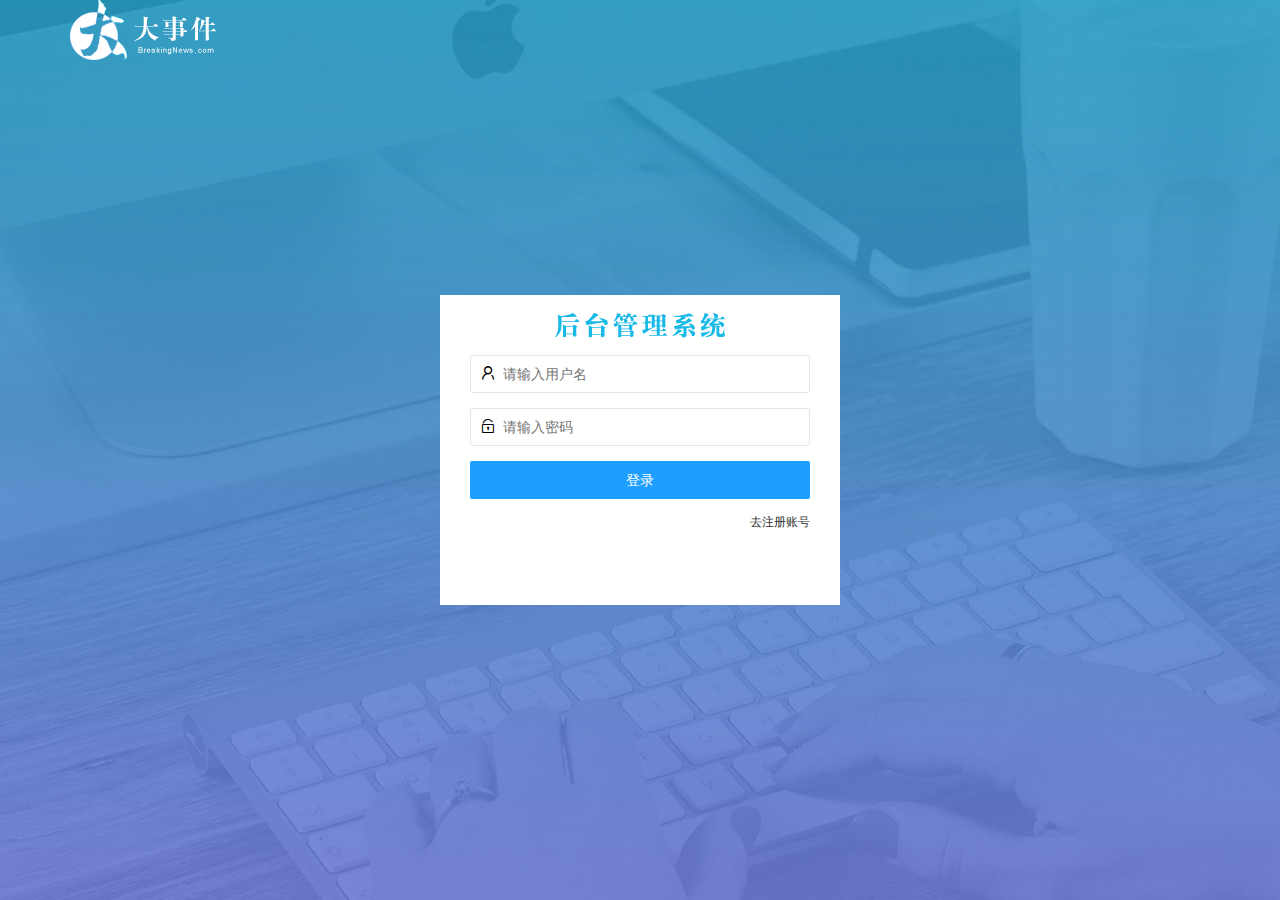
<file: login.html>
<!DOCTYPE html>
<html lang="en">

<head>
    <meta charset="UTF-8" />
    <meta http-equiv="X-UA-Compatible" content="IE=edge" />
    <meta name="viewport" content="width=device-width, initial-scale=1.0" />
    <title>大事件-登录</title>
    <!-- 导入 LayUI 样式 -->
    <link rel="stylesheet" href="/assets/lib/layui/css/layui.css" />
    <!-- 导入自定义样式 -->
    <link rel="stylesheet" href="/assets/css/login.css" />
</head>

<body>
    <!-- 头部 logo 区域 -->
    <div class="layui-main">
        <img src="/assets/images/logo.png" alt="" />
    </div>

    <!-- 登录注册区域 -->
    <div class="loginAndRegBox">
        <!-- 登录标题 -->
        <div class="title-box"></div>
        <!-- 登录 -->
        <div class="login-box">
            <form class="layui-form" id="form_login">

                <!-- 用户名 -->
                <div class="layui-form-item">
                    <i class="layui-icon layui-icon-username"></i>
                    <input type="text" name="username" required lay-verify="required" placeholder="请输入用户名"
                        autocomplete="off" class="layui-input" />
                </div>

                <!-- 密码 -->
                <div class="layui-form-item">
                    <i class="layui-icon layui-icon-password"></i>
                    <input type="password" name="password" required lay-verify="required" placeholder="请输入密码"
                        autocomplete="off" class="layui-input" />
                </div>

                <!-- 登录按钮 -->
                <div class="layui-form-item">
                    <!-- 注意：表单提交按钮和普通按钮的区别，就是 lay-submit 属性 -->
                    <button class="layui-btn layui-btn-normal layui-btn-fluid" lay-submit>
                        登录
                    </button>
                </div>
                <div class="layui-form-item link">
                    <a href="javascript:;" id="link_reg">去注册账号</a>
                </div>
            </form>
        </div>
        <!-- 注册 -->
        <div class="reg-box">
            <form class="layui-form" id="form_reg">
                <!-- 用户名 -->
                <div class="layui-form-item">
                    <i class="layui-icon layui-icon-username"></i>
                    <input type="text" name="username" required lay-verify="required" placeholder="请输入用户名"
                        autocomplete="off" class="layui-input" />
                </div>

                <!-- 密码 -->
                <div class="layui-form-item">
                    <i class="layui-icon layui-icon-password"></i>
                    <input type="password" name="password" required lay-verify="required|pwd" placeholder="请输入密码"
                        autocomplete="off" class="layui-input" />
                </div>

                <!-- 确认密码 -->
                <div class="layui-form-item">
                    <i class="layui-icon layui-icon-password"></i>
                    <input type="password" name="repassword" required lay-verify="required|pwd|repwd" placeholder="再次确认密码"
                        autocomplete="off" class="layui-input" />
                </div>

                <!-- 注册按钮 -->
                <div class="layui-form-item">
                    <!-- 注意：表单提交按钮和普通按钮的区别，就是 lay-submit 属性 -->
                    <button class="layui-btn layui-btn-normal layui-btn-fluid" lay-submit>
                        注册
                    </button>
                </div>
                <div class="layui-form-item link">
                    <a href="javascript:;" id="link_login">去登录</a>
                </div>
            </form>
        </div>
    </div>
</body>
<!-- 引入 layui js -->
<script src="/assets/lib/layui/layui.all.js"></script>
<!-- 引入 jquery -->
<script src="/assets/lib/jquery.js"></script>
<script src="/assets/js/baseAPI.js"></script>
<!-- 引入自己得js -->
<script src="/assets/js/login.js"></script>

</html>
</file>
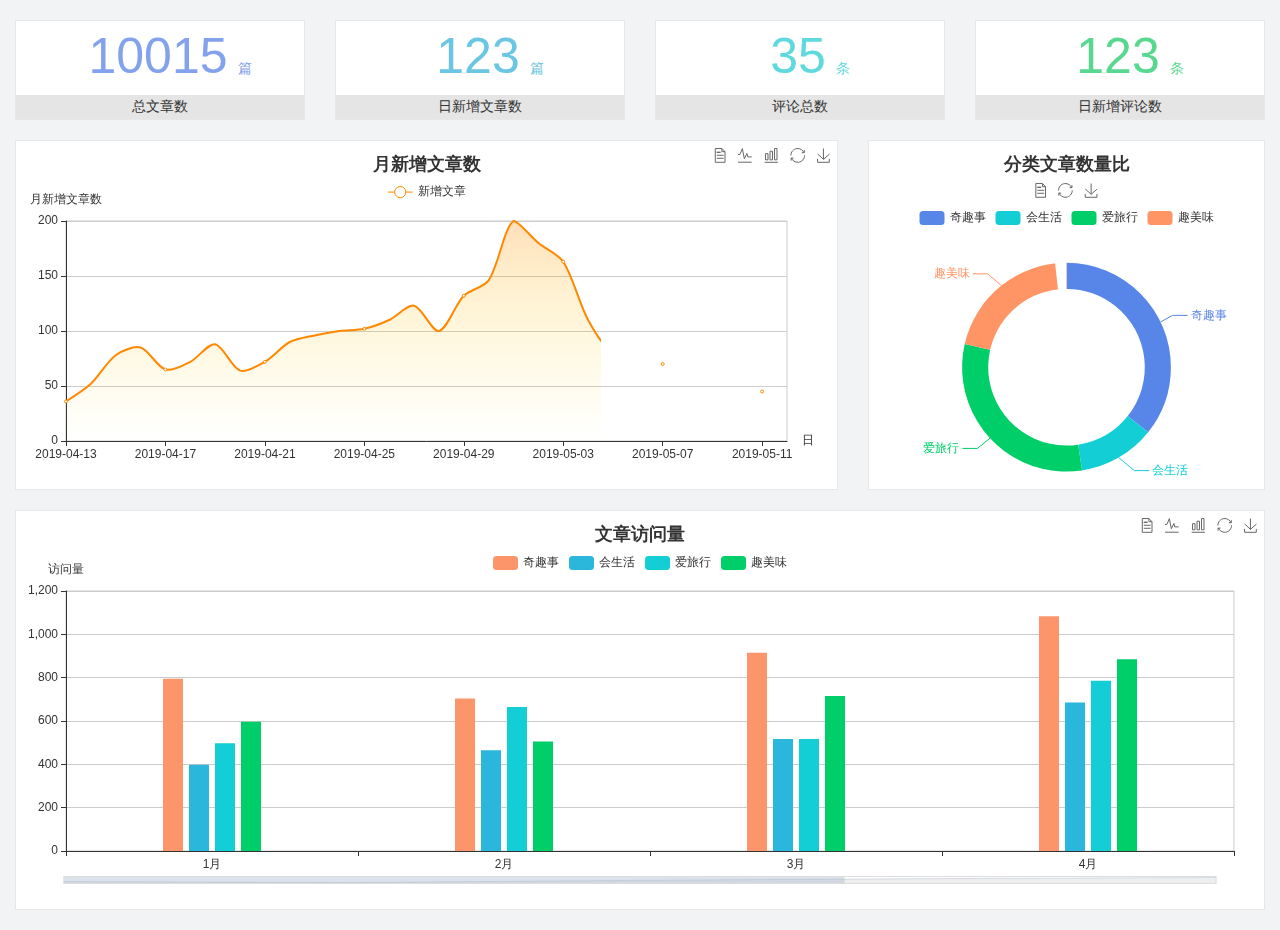
<file: home/dashboard.html>
<!DOCTYPE html>
<html lang="en">

<head>
  <meta charset="UTF-8">
  <meta name="viewport" content="width=device-width, initial-scale=1.0">
  <meta http-equiv="X-UA-Compatible" content="ie=edge">
  <title>图表统计</title>
  <link rel="stylesheet" href="../../assets/lib/bootstrap.css" />
  <link rel="stylesheet" href="../../assets/lib/main.css" />
  <script src="../../assets/lib/jquery.js"></script>
  <script type="text/javascript" src="../../assets/lib/echarts.min.js"></script>
</head>

<body>
  <div class="container-fluid">
    <div class="row spannel_list">
      <div class="col-sm-3 col-xs-6">
        <div class="spannel">
          <em>10015</em><span>篇</span>
          <b>总文章数</b>
        </div>
      </div>
      <div class="col-sm-3 col-xs-6">
        <div class="spannel scolor01">
          <em>123</em><span>篇</span>
          <b>日新增文章数</b>
        </div>
      </div>
      <div class="col-sm-3 col-xs-6">
        <div class="spannel scolor02">
          <em>35</em><span>条</span>
          <b>评论总数</b>
        </div>
      </div>
      <div class="col-sm-3 col-xs-6">
        <div class="spannel scolor03">
          <em>123</em><span>条</span>
          <b>日新增评论数</b>
        </div>
      </div>
    </div>
  </div>

  <div class="container-fluid">
    <div class="row curve-pie">
      <div class="col-lg-8 col-md-8">
        <div class="gragh_pannel" id="curve_show"></div>
      </div>
      <div class="col-lg-4 col-md-4">
        <div class="gragh_pannel" id="pie_show"></div>
      </div>
    </div>
  </div>

  <div class="container-fluid">
    <div class="column_pannel" id="column_show"></div>
  </div>

  <script>
    var oChart = echarts.init(document.getElementById('curve_show'));
    var aList_all = [
      { 'count': 36, 'date': '2019-04-13' },
      { 'count': 52, 'date': '2019-04-14' },
      { 'count': 78, 'date': '2019-04-15' },
      { 'count': 85, 'date': '2019-04-16' },
      { 'count': 65, 'date': '2019-04-17' },
      { 'count': 72, 'date': '2019-04-18' },
      { 'count': 88, 'date': '2019-04-19' },
      { 'count': 64, 'date': '2019-04-20' },
      { 'count': 72, 'date': '2019-04-21' },
      { 'count': 90, 'date': '2019-04-22' },
      { 'count': 96, 'date': '2019-04-23' },
      { 'count': 100, 'date': '2019-04-24' },
      { 'count': 102, 'date': '2019-04-25' },
      { 'count': 110, 'date': '2019-04-26' },
      { 'count': 123, 'date': '2019-04-27' },
      { 'count': 100, 'date': '2019-04-28' },
      { 'count': 132, 'date': '2019-04-29' },
      { 'count': 146, 'date': '2019-04-30' },
      { 'count': 200, 'date': '2019-05-01' },
      { 'count': 180, 'date': '2019-05-02' },
      { 'count': 163, 'date': '2019-05-03' },
      { 'count': 110, 'date': '2019-05-04' },
      { 'count': 80, 'date': '2019-05-05' },
      { 'count': 82, 'date': '2019-05-06' },
      { 'count': 70, 'date': '2019-05-07' },
      { 'count': 65, 'date': '2019-05-08' },
      { 'count': 54, 'date': '2019-05-09' },
      { 'count': 40, 'date': '2019-05-10' },
      { 'count': 45, 'date': '2019-05-11' },
      { 'count': 38, 'date': '2019-05-12' },
    ];

    let aCount = [];
    let aDate = [];

    for (var i = 0; i < aList_all.length; i++) {
      aCount.push(aList_all[i].count);
      aDate.push(aList_all[i].date);
    }

    var chartopt = {
      title: {
        text: '月新增文章数',
        left: 'center',
        top: '10'
      },
      tooltip: {
        trigger: 'axis'
      },
      legend: {
        data: ['新增文章'],
        top: '40'
      },
      toolbox: {
        show: true,
        feature: {
          mark: { show: true },
          dataView: { show: true, readOnly: false },
          magicType: { show: true, type: ['line', 'bar'] },
          restore: { show: true },
          saveAsImage: { show: true }
        }
      },
      calculable: true,
      xAxis: [
        {
          name: '日',
          type: 'category',
          boundaryGap: false,
          data: aDate
        }
      ],
      yAxis: [
        {
          name: '月新增文章数',
          type: 'value'
        }
      ],
      series: [
        {
          name: '新增文章',
          type: 'line',
          smooth: true,
          itemStyle: { normal: { areaStyle: { type: 'default' }, color: '#f80' }, lineStyle: { color: '#f80' } },
          data: aCount
        }],
      areaStyle: {
        normal: {
          color: new echarts.graphic.LinearGradient(0, 0, 0, 1, [{
            offset: 0,
            color: 'rgba(255,136,0,0.39)'
          }, {
            offset: .34,
            color: 'rgba(255,180,0,0.25)'
          }, {
            offset: 1,
            color: 'rgba(255,222,0,0.00)'
          }])

        }
      },
      grid: {
        show: true,
        x: 50,
        x2: 50,
        y: 80,
        height: 220
      }
    };

    oChart.setOption(chartopt);


    var oPie = echarts.init(document.getElementById('pie_show'));
    var oPieopt =
    {
      title: {
        top: 10,
        text: '分类文章数量比',
        x: 'center'
      },
      tooltip: {
        trigger: 'item',
        formatter: "{a} <br/>{b} : {c} ({d}%)"
      },
      color: ['#5885e8', '#13cfd5', '#00ce68', '#ff9565'],
      legend: {
        x: 'center',
        top: 65,
        data: ['奇趣事', '会生活', '爱旅行', '趣美味']
      },
      toolbox: {
        show: true,
        x: 'center',
        top: 35,
        feature: {
          mark: { show: true },
          dataView: { show: true, readOnly: false },
          magicType: {
            show: true,
            type: ['pie', 'funnel'],
            option: {
              funnel: {
                x: '25%',
                width: '50%',
                funnelAlign: 'left',
                max: 1548
              }
            }
          },
          restore: { show: true },
          saveAsImage: { show: true }
        }
      },
      calculable: true,
      series: [
        {
          name: '访问来源',
          type: 'pie',
          radius: ['45%', '60%'],
          center: ['50%', '65%'],
          data: [
            { value: 300, name: '奇趣事' },
            { value: 100, name: '会生活' },
            { value: 260, name: '爱旅行' },
            { value: 180, name: '趣美味' }
          ]
        }
      ]
    };
    oPie.setOption(oPieopt);



    var oColumn = this.echarts.init(document.getElementById('column_show'));
    var oColumnopt =
    {
      title: {
        text: '文章访问量',
        left: 'center',
        top: '10'
      },
      tooltip: {
        trigger: 'axis'
      },
      legend: {
        data: ['奇趣事', '会生活', '爱旅行', '趣美味'],
        top: '40'
      },
      toolbox: {
        show: true,
        feature: {
          mark: { show: true },
          dataView: { show: true, readOnly: false },
          magicType: { show: true, type: ['line', 'bar'] },
          restore: { show: true },
          saveAsImage: { show: true }
        }
      },
      calculable: true,
      xAxis: [
        {
          type: 'category',
          data: ['1月', '2月', '3月', '4月', '5月']
        }
      ],
      yAxis: [
        {
          name: '访问量',
          type: 'value'
        }
      ],
      series: [
        {
          name: '奇趣事',
          type: 'bar',
          barWidth: 20,
          itemStyle: {
            normal: { areaStyle: { type: 'default' }, color: '#fd956a' }
          },
          data: [800, 708, 920, 1090, 1200]
        },
        {
          name: '会生活',
          type: 'bar',
          barWidth: 20,
          itemStyle: {
            normal: { areaStyle: { type: 'default' }, color: '#2bb6db' }
          },
          data: [400, 468, 520, 690, 800]
        },
        {
          name: '爱旅行',
          type: 'bar',
          barWidth: 20,
          itemStyle: {
            normal: { areaStyle: { type: 'default' }, color: '#13cfd5' }
          },
          data: [500, 668, 520, 790, 900]
        },
        {
          name: '趣美味',
          type: 'bar',
          barWidth: 20,
          itemStyle: {
            normal: { areaStyle: { type: 'default' }, color: '#00ce68' }
          },
          data: [600, 508, 720, 890, 1000]
        }
      ],
      grid: {
        show: true,
        x: 50,
        x2: 30,
        y: 80,
        height: 260
      },
      dataZoom: [//给x轴设置滚动条
        {
          start: 0,//默认为0
          end: 100 - 1000 / 31,//默认为100
          type: 'slider',
          show: true,
          xAxisIndex: [0],
          handleSize: 0,//滑动条的 左右2个滑动条的大小
          height: 8,//组件高度
          left: 45, //左边的距离
          right: 50,//右边的距离
          bottom: 26,//右边的距离
          handleColor: '#ddd',//h滑动图标的颜色
          handleStyle: {
            borderColor: "#cacaca",
            borderWidth: "1",
            shadowBlur: 2,
            background: "#ddd",
            shadowColor: "#ddd",
          }
        }]
    };
    oColumn.setOption(oColumnopt);
  </script>
</body>

</html>
</file>
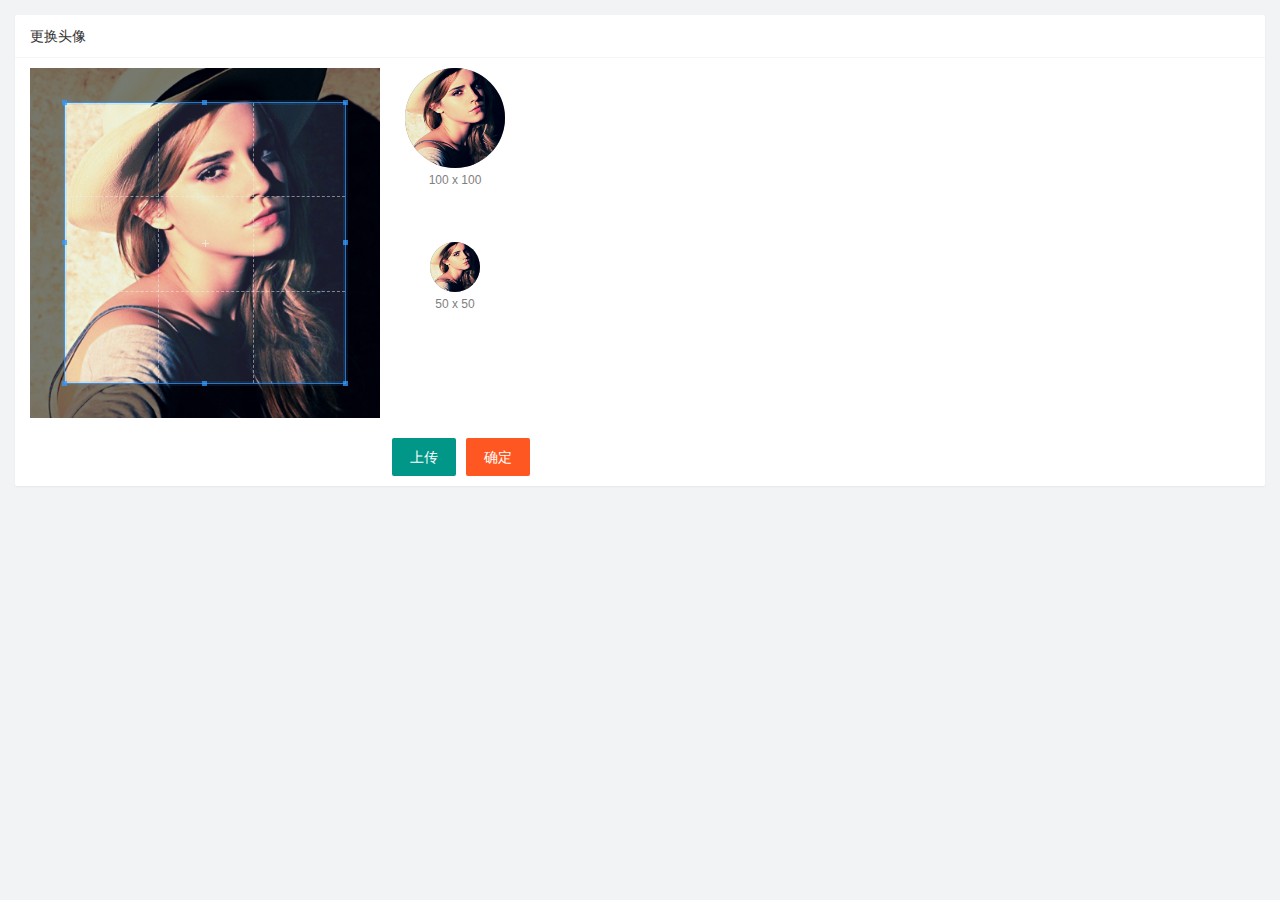
<file: user/user_avatar.html>
<!DOCTYPE html>
<html lang="en">

<head>
    <meta charset="UTF-8" />
    <meta http-equiv="X-UA-Compatible" content="IE=edge" />
    <meta name="viewport" content="width=device-width, initial-scale=1.0" />
    <title>Document</title>
    <link rel="stylesheet" href="/assets/lib/layui/css/layui.css" />
    <link rel="stylesheet" href="/assets/lib/cropper/cropper.css" />
    <link rel="stylesheet" href="/assets/css/user/user_avatar.css" />
</head>

<body>
    <div class="layui-card">
        <div class="layui-card-header">更换头像</div>
        <div class="layui-card-body">
            <!-- 第一行的图片裁剪和预览区域 -->
            <div class="row1">
                <!-- 图片裁剪区域 -->
                <div class="cropper-box">
                    <!-- 这个 img 标签很重要，将来会把它初始化为裁剪区域 -->
                    <img id="image" src="/assets/images/sample.jpg" />
                </div>
                <!-- 图片的预览区域 -->
                <div class="preview-box">
                    <div>
                        <!-- 宽高为 100px 的预览区域 -->
                        <div class="img-preview w100"></div>
                        <p class="size">100 x 100</p>
                    </div>
                    <div>
                        <!-- 宽高为 50px 的预览区域 -->
                        <div class="img-preview w50"></div>
                        <p class="size">50 x 50</p>
                    </div>
                </div>
            </div>
            <!-- 第二行的按钮区域 -->
            <div class="row2">
                <input type="file" id="file" accept="image/png,image/jpeg" />
                <button type="button" class="layui-btn" id="btnChooseImage">上传</button>
                <button type="button" class="layui-btn layui-btn-danger" id="btnUpload">确定</button>
            </div>
        </div>
    </div>
</body>
<script src="/assets/lib/layui/layui.all.js"></script>
<script src="/assets/lib/jquery.js"></script>
<script src="/assets/lib/cropper/Cropper.js"></script>
<script src="/assets/lib/cropper/jquery-cropper.js"></script>
<script src="/assets/js/baseAPI.js"></script>
<script src="/assets/js/user/user_avatar.js"></script>

</html>
</file>
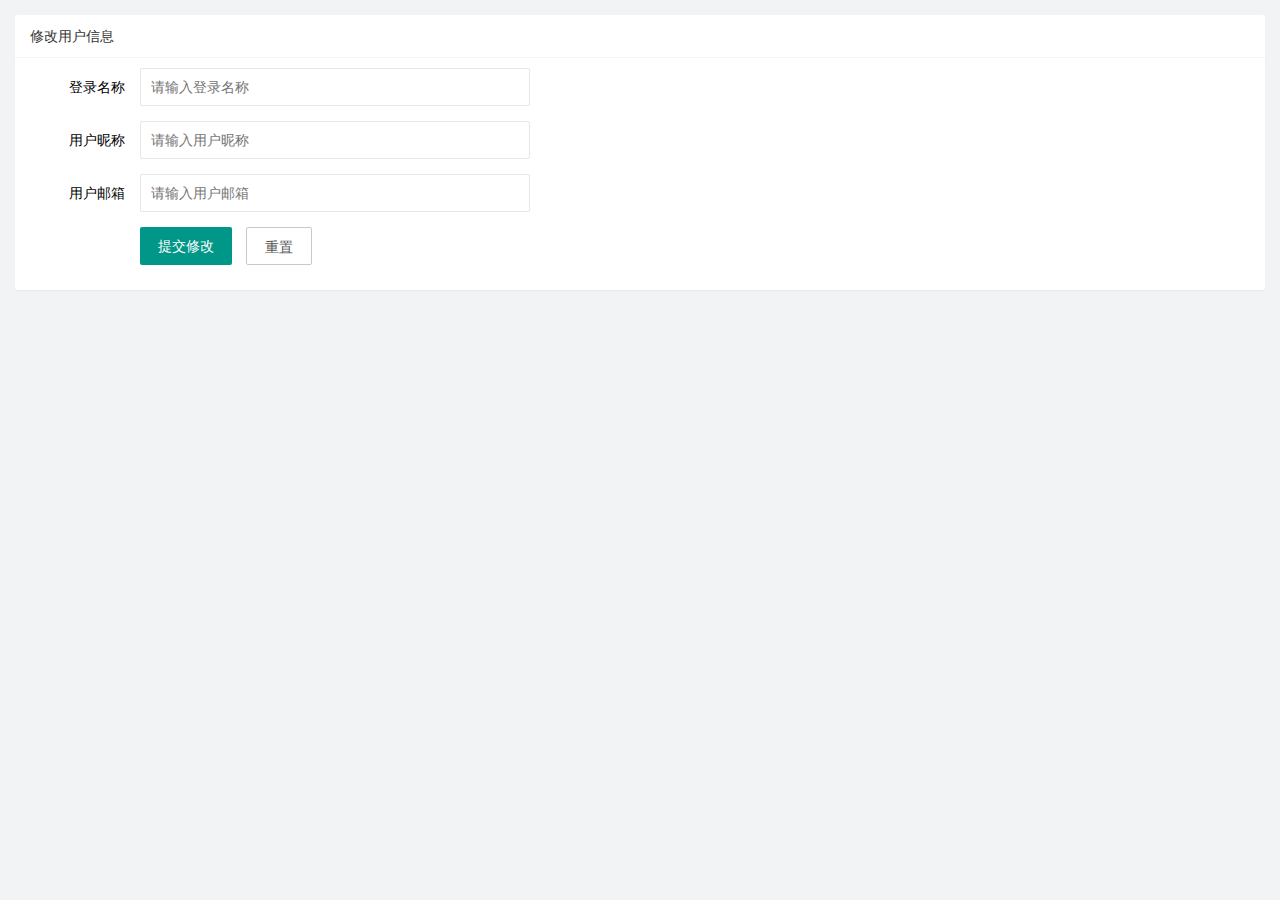
<file: user/user_info.html>
<!DOCTYPE html>
<html lang="en">

<head>
    <meta charset="UTF-8" />
    <meta http-equiv="X-UA-Compatible" content="IE=edge" />
    <meta name="viewport" content="width=device-width, initial-scale=1.0" />
    <title>Document</title>
    <link rel="stylesheet" href="/assets/lib/layui/css/layui.css">
    <link rel="stylesheet" href="/assets/css/user/user_info.css" />
</head>

<body>
    <div class="layui-card">
        <div class="layui-card-header">修改用户信息</div>
        <div class="layui-card-body">
            <!-- form 表单 -->
            <form class="layui-form" lay-filter="formUserInfo">
                <!-- 隐藏域 -->
                <input type="hidden" name="id">
                <div class="layui-form-item">
                    <label class="layui-form-label">登录名称</label>
                    <div class="layui-input-block">
                        <input type="text" name="username" required readonly lay-verify="required" placeholder="请输入登录名称"
                            autocomplete="off" class="layui-input" />
                    </div>
                </div>
                <div class="layui-form-item">
                    <label class="layui-form-label">用户昵称</label>
                    <div class="layui-input-block">
                        <input type="text" name="nickname" required lay-verify="required|nickname" placeholder="请输入用户昵称"
                            autocomplete="off" class="layui-input" />
                    </div>
                </div>
                <div class="layui-form-item">
                    <label class="layui-form-label">用户邮箱</label>
                    <div class="layui-input-block">
                        <input type="text" name="email" required lay-verify="required|email" placeholder="请输入用户邮箱"
                            autocomplete="off" class="layui-input" />
                    </div>
                </div>
                <div class="layui-form-item">
                    <div class="layui-input-block">
                        <button class="layui-btn" lay-submit lay-filter="formDemo">提交修改</button>
                        <button type="reset" class="layui-btn layui-btn-primary" id="btnReset">重置</button>
                    </div>
                </div>
            </form>
        </div>
    </div>
</body>
<script src="/assets/lib/layui/layui.all.js"></script>
<script src="/assets/lib/jquery.js"></script>
<script src="/assets/js/baseAPI.js"></script>
<script src="/assets/js/user/user_info.js"></script>

</html>
</file>
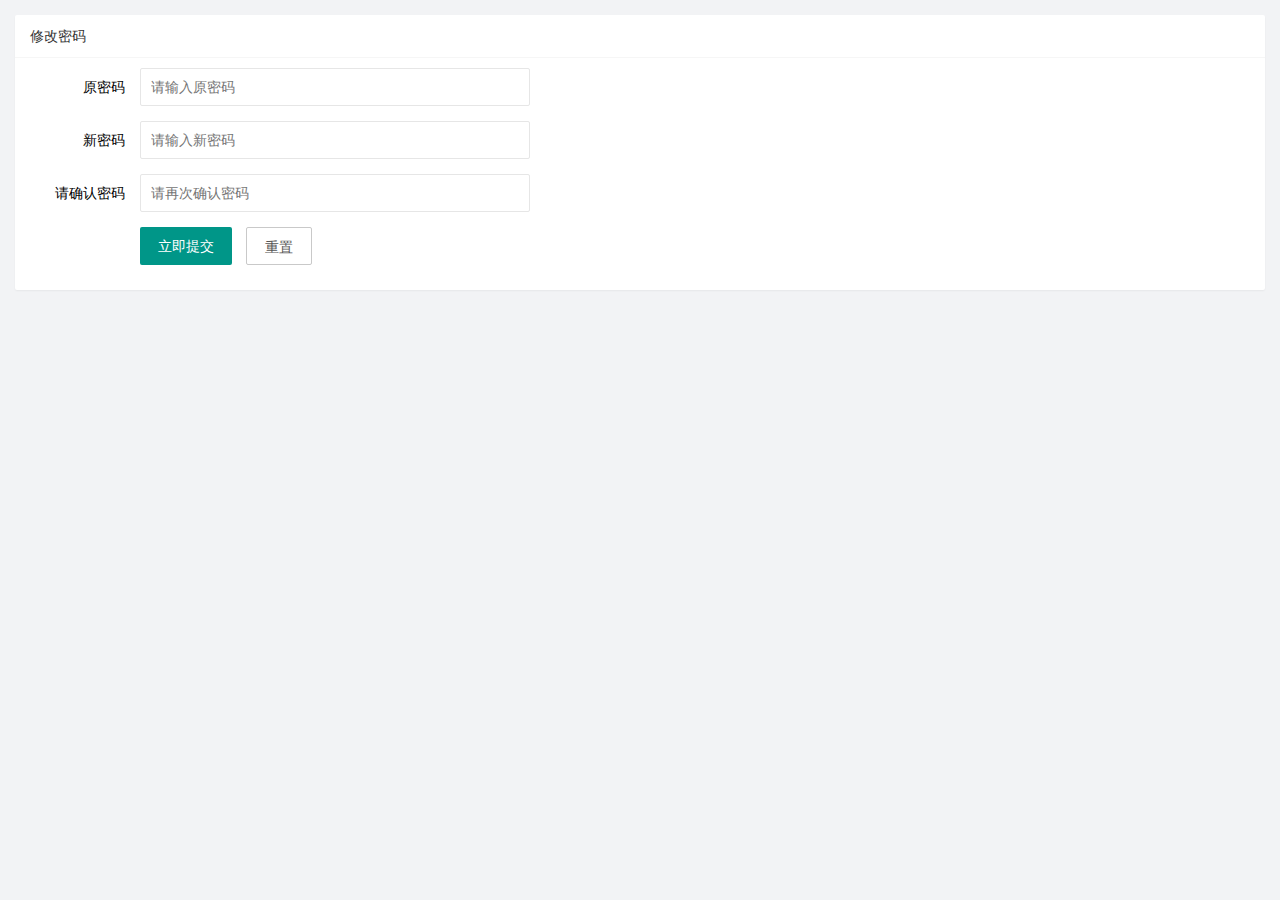
<file: user/user_pwd.html>
<!DOCTYPE html>
<html lang="en">

<head>
    <meta charset="UTF-8" />
    <meta http-equiv="X-UA-Compatible" content="IE=edge" />
    <meta name="viewport" content="width=device-width, initial-scale=1.0" />
    <title>Document</title>
    <link rel="stylesheet" href="/assets/lib/layui/css/layui.css" />
    <link rel="stylesheet" href="/assets/css/user/user_pwd.css" />
</head>

<body>
    <div class="layui-card">
        <div class="layui-card-header">修改密码</div>
        <div class="layui-card-body">
            <form class="layui-form" action="">
                <div class="layui-form-item">
                    <label class="layui-form-label">原密码</label>
                    <div class="layui-input-block">
                        <input type="password" name="oldPwd" required lay-verify="required|pwd" placeholder="请输入原密码"
                            autocomplete="off" class="layui-input" />
                    </div>
                </div>
                <div class="layui-form-item">
                    <label class="layui-form-label">新密码</label>
                    <div class="layui-input-block">
                        <input type="password" name="newPwd" required lay-verify="required|pwd|samePwd" placeholder="请输入新密码"
                            autocomplete="off" class="layui-input" />
                    </div>
                </div>
                <div class="layui-form-item">
                    <label class="layui-form-label">请确认密码</label>
                    <div class="layui-input-block">
                        <input type="password" name="rePwd" required lay-verify="required|pwd|rePwd" placeholder="请再次确认密码"
                            autocomplete="off" class="layui-input" />
                    </div>
                </div>
                <div class="layui-form-item">
                    <div class="layui-input-block">
                        <button class="layui-btn" lay-submit lay-filter="formDemo">
                            立即提交
                        </button>
                        <button type="reset" class="layui-btn layui-btn-primary">
                            重置
                        </button>
                    </div>
                </div>
            </form>
        </div>
    </div>
</body>
<!-- 导入 layui 的 js -->
<script src="/assets/lib/layui/layui.all.js"></script>
<!-- 导入 jQuery -->
<script src="/assets/lib/jquery.js"></script>
<!-- 导入 baseAPI -->
<script src="/assets/js/baseAPI.js"></script>
<!-- 导入自己的 js -->
<script src="/assets/js/user/user_pwd.js"></script>

</html>
</file>
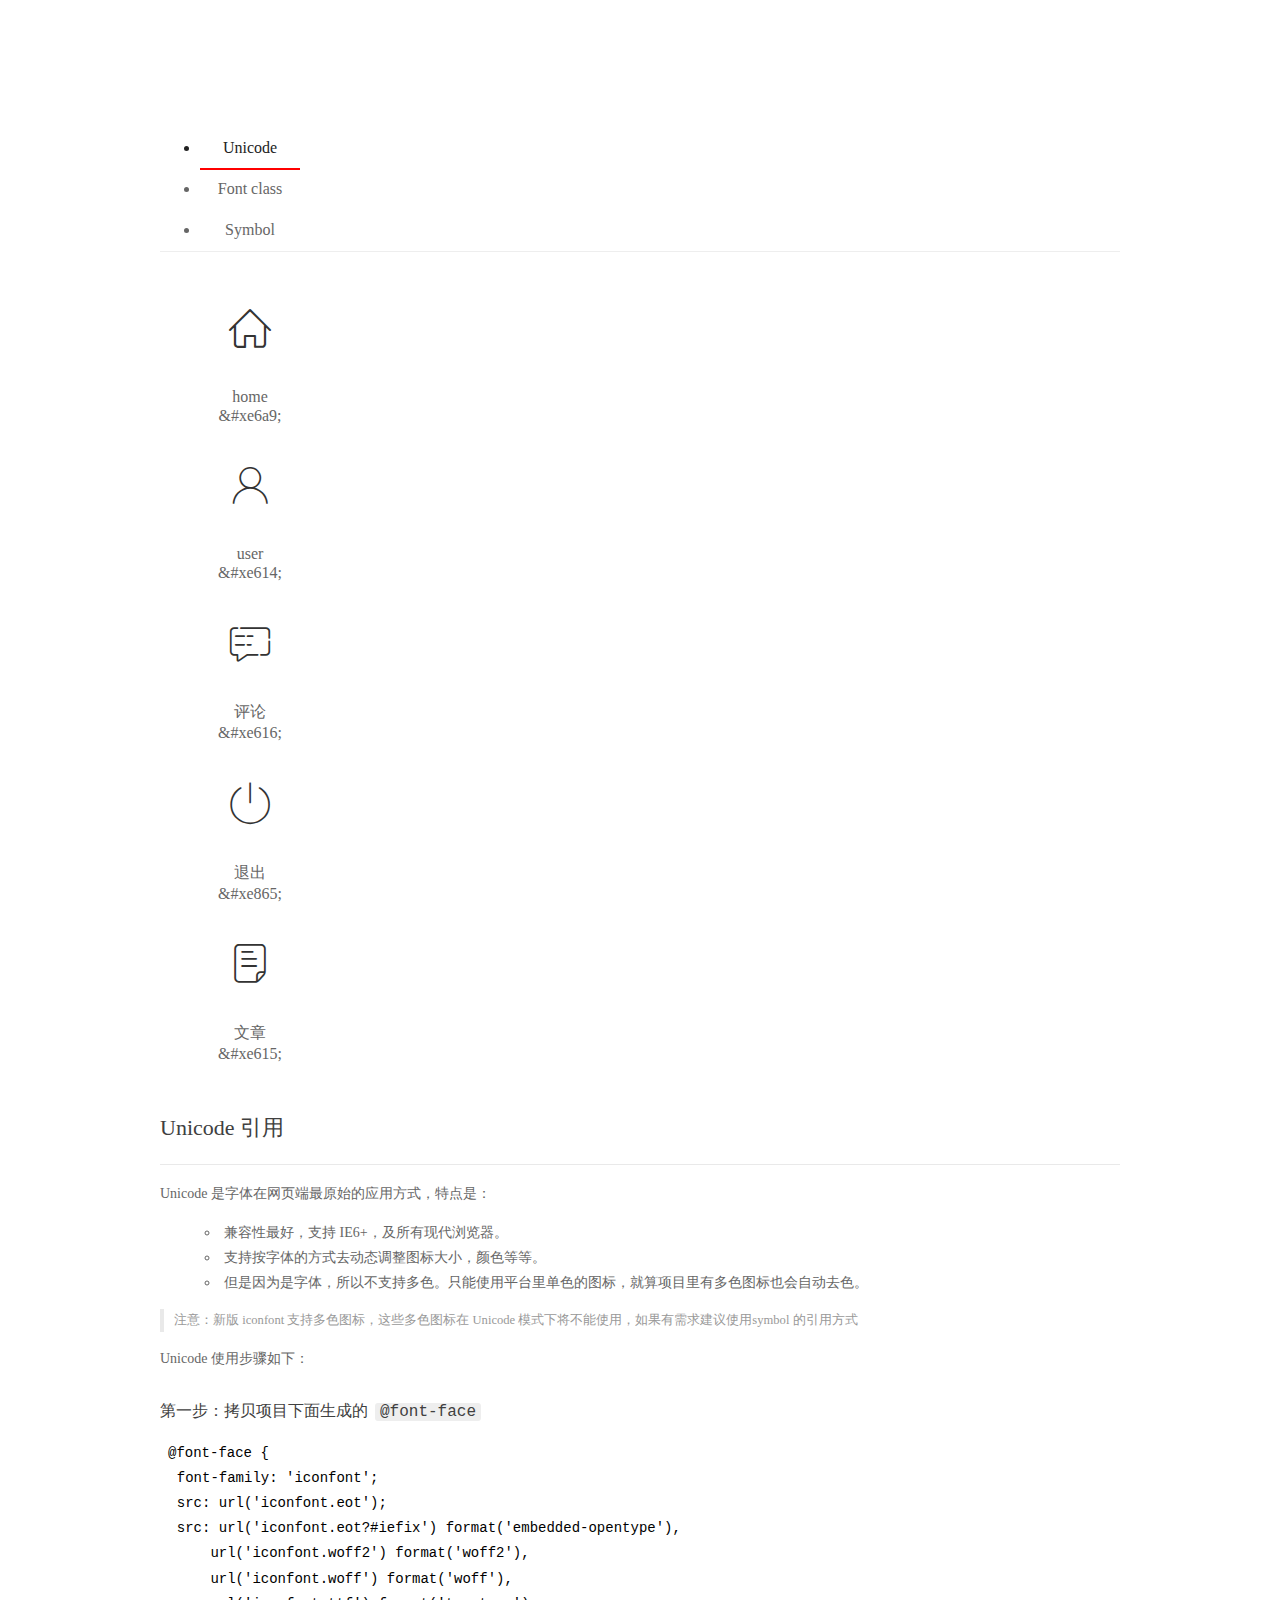
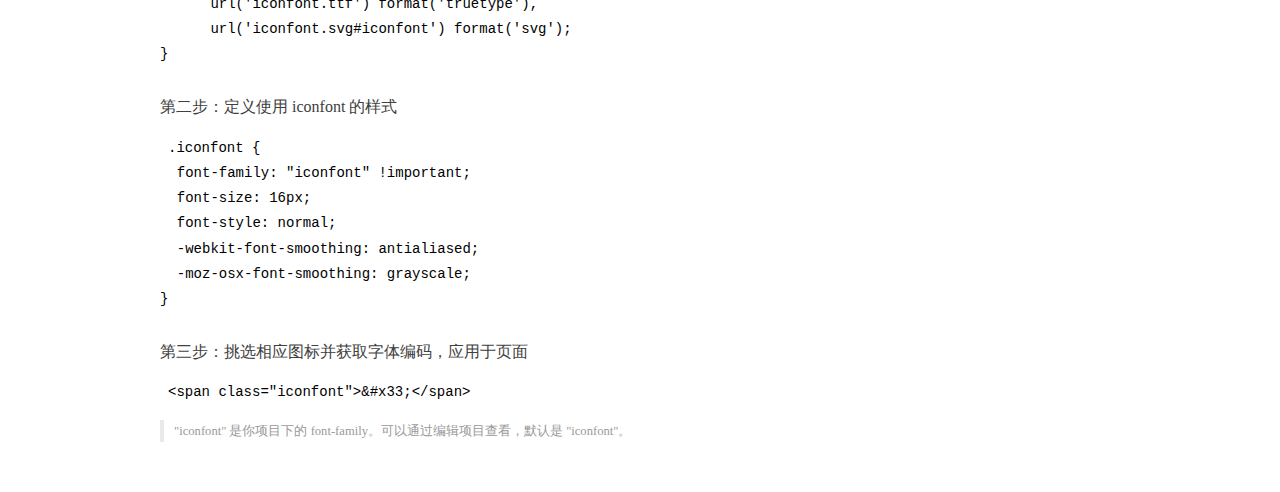
<file: assets/fonts/demo_index.html>
<!DOCTYPE html>
<html>
<head>
  <meta charset="utf-8"/>
  <title>IconFont Demo</title>
  <link rel="shortcut icon" href="https://gtms04.alicdn.com/tps/i4/TB1_oz6GVXXXXaFXpXXJDFnIXXX-64-64.ico" type="image/x-icon"/>
  <link rel="stylesheet" href="https://g.alicdn.com/thx/cube/1.3.2/cube.min.css">
  <link rel="stylesheet" href="demo.css">
  <link rel="stylesheet" href="iconfont.css">
  <script src="iconfont.js"></script>
  <!-- jQuery -->
  <script src="https://a1.alicdn.com/oss/uploads/2018/12/26/7bfddb60-08e8-11e9-9b04-53e73bb6408b.js"></script>
  <!-- 代码高亮 -->
  <script src="https://a1.alicdn.com/oss/uploads/2018/12/26/a3f714d0-08e6-11e9-8a15-ebf944d7534c.js"></script>
</head>
<body>
  <div class="main">
    <h1 class="logo"><a href="https://www.iconfont.cn/" title="iconfont 首页" target="_blank">&#xe86b;</a></h1>
    <div class="nav-tabs">
      <ul id="tabs" class="dib-box">
        <li class="dib active"><span>Unicode</span></li>
        <li class="dib"><span>Font class</span></li>
        <li class="dib"><span>Symbol</span></li>
      </ul>
      
    </div>
    <div class="tab-container">
      <div class="content unicode" style="display: block;">
          <ul class="icon_lists dib-box">
          
            <li class="dib">
              <span class="icon iconfont">&#xe6a9;</span>
                <div class="name">home</div>
                <div class="code-name">&amp;#xe6a9;</div>
              </li>
          
            <li class="dib">
              <span class="icon iconfont">&#xe614;</span>
                <div class="name">user</div>
                <div class="code-name">&amp;#xe614;</div>
              </li>
          
            <li class="dib">
              <span class="icon iconfont">&#xe616;</span>
                <div class="name">评论</div>
                <div class="code-name">&amp;#xe616;</div>
              </li>
          
            <li class="dib">
              <span class="icon iconfont">&#xe865;</span>
                <div class="name">退出</div>
                <div class="code-name">&amp;#xe865;</div>
              </li>
          
            <li class="dib">
              <span class="icon iconfont">&#xe615;</span>
                <div class="name">文章</div>
                <div class="code-name">&amp;#xe615;</div>
              </li>
          
          </ul>
          <div class="article markdown">
          <h2 id="unicode-">Unicode 引用</h2>
          <hr>

          <p>Unicode 是字体在网页端最原始的应用方式，特点是：</p>
          <ul>
            <li>兼容性最好，支持 IE6+，及所有现代浏览器。</li>
            <li>支持按字体的方式去动态调整图标大小，颜色等等。</li>
            <li>但是因为是字体，所以不支持多色。只能使用平台里单色的图标，就算项目里有多色图标也会自动去色。</li>
          </ul>
          <blockquote>
            <p>注意：新版 iconfont 支持多色图标，这些多色图标在 Unicode 模式下将不能使用，如果有需求建议使用symbol 的引用方式</p>
          </blockquote>
          <p>Unicode 使用步骤如下：</p>
          <h3 id="-font-face">第一步：拷贝项目下面生成的 <code>@font-face</code></h3>
<pre><code class="language-css"
>@font-face {
  font-family: 'iconfont';
  src: url('iconfont.eot');
  src: url('iconfont.eot?#iefix') format('embedded-opentype'),
      url('iconfont.woff2') format('woff2'),
      url('iconfont.woff') format('woff'),
      url('iconfont.ttf') format('truetype'),
      url('iconfont.svg#iconfont') format('svg');
}
</code></pre>
          <h3 id="-iconfont-">第二步：定义使用 iconfont 的样式</h3>
<pre><code class="language-css"
>.iconfont {
  font-family: "iconfont" !important;
  font-size: 16px;
  font-style: normal;
  -webkit-font-smoothing: antialiased;
  -moz-osx-font-smoothing: grayscale;
}
</code></pre>
          <h3 id="-">第三步：挑选相应图标并获取字体编码，应用于页面</h3>
<pre>
<code class="language-html"
>&lt;span class="iconfont"&gt;&amp;#x33;&lt;/span&gt;
</code></pre>
          <blockquote>
            <p>"iconfont" 是你项目下的 font-family。可以通过编辑项目查看，默认是 "iconfont"。</p>
          </blockquote>
          </div>
      </div>
      <div class="content font-class">
        <ul class="icon_lists dib-box">
          
          <li class="dib">
            <span class="icon iconfont icon-home"></span>
            <div class="name">
              home
            </div>
            <div class="code-name">.icon-home
            </div>
          </li>
          
          <li class="dib">
            <span class="icon iconfont icon-user"></span>
            <div class="name">
              user
            </div>
            <div class="code-name">.icon-user
            </div>
          </li>
          
          <li class="dib">
            <span class="icon iconfont icon-pinglun"></span>
            <div class="name">
              评论
            </div>
            <div class="code-name">.icon-pinglun
            </div>
          </li>
          
          <li class="dib">
            <span class="icon iconfont icon-tuichu"></span>
            <div class="name">
              退出
            </div>
            <div class="code-name">.icon-tuichu
            </div>
          </li>
          
          <li class="dib">
            <span class="icon iconfont icon-16"></span>
            <div class="name">
              文章
            </div>
            <div class="code-name">.icon-16
            </div>
          </li>
          
        </ul>
        <div class="article markdown">
        <h2 id="font-class-">font-class 引用</h2>
        <hr>

        <p>font-class 是 Unicode 使用方式的一种变种，主要是解决 Unicode 书写不直观，语意不明确的问题。</p>
        <p>与 Unicode 使用方式相比，具有如下特点：</p>
        <ul>
          <li>兼容性良好，支持 IE8+，及所有现代浏览器。</li>
          <li>相比于 Unicode 语意明确，书写更直观。可以很容易分辨这个 icon 是什么。</li>
          <li>因为使用 class 来定义图标，所以当要替换图标时，只需要修改 class 里面的 Unicode 引用。</li>
          <li>不过因为本质上还是使用的字体，所以多色图标还是不支持的。</li>
        </ul>
        <p>使用步骤如下：</p>
        <h3 id="-fontclass-">第一步：引入项目下面生成的 fontclass 代码：</h3>
<pre><code class="language-html">&lt;link rel="stylesheet" href="./iconfont.css"&gt;
</code></pre>
        <h3 id="-">第二步：挑选相应图标并获取类名，应用于页面：</h3>
<pre><code class="language-html">&lt;span class="iconfont icon-xxx"&gt;&lt;/span&gt;
</code></pre>
        <blockquote>
          <p>"
            iconfont" 是你项目下的 font-family。可以通过编辑项目查看，默认是 "iconfont"。</p>
        </blockquote>
      </div>
      </div>
      <div class="content symbol">
          <ul class="icon_lists dib-box">
          
            <li class="dib">
                <svg class="icon svg-icon" aria-hidden="true">
                  <use xlink:href="#icon-home"></use>
                </svg>
                <div class="name">home</div>
                <div class="code-name">#icon-home</div>
            </li>
          
            <li class="dib">
                <svg class="icon svg-icon" aria-hidden="true">
                  <use xlink:href="#icon-user"></use>
                </svg>
                <div class="name">user</div>
                <div class="code-name">#icon-user</div>
            </li>
          
            <li class="dib">
                <svg class="icon svg-icon" aria-hidden="true">
                  <use xlink:href="#icon-pinglun"></use>
                </svg>
                <div class="name">评论</div>
                <div class="code-name">#icon-pinglun</div>
            </li>
          
            <li class="dib">
                <svg class="icon svg-icon" aria-hidden="true">
                  <use xlink:href="#icon-tuichu"></use>
                </svg>
                <div class="name">退出</div>
                <div class="code-name">#icon-tuichu</div>
            </li>
          
            <li class="dib">
                <svg class="icon svg-icon" aria-hidden="true">
                  <use xlink:href="#icon-16"></use>
                </svg>
                <div class="name">文章</div>
                <div class="code-name">#icon-16</div>
            </li>
          
          </ul>
          <div class="article markdown">
          <h2 id="symbol-">Symbol 引用</h2>
          <hr>

          <p>这是一种全新的使用方式，应该说这才是未来的主流，也是平台目前推荐的用法。相关介绍可以参考这篇<a href="">文章</a>
            这种用法其实是做了一个 SVG 的集合，与另外两种相比具有如下特点：</p>
          <ul>
            <li>支持多色图标了，不再受单色限制。</li>
            <li>通过一些技巧，支持像字体那样，通过 <code>font-size</code>, <code>color</code> 来调整样式。</li>
            <li>兼容性较差，支持 IE9+，及现代浏览器。</li>
            <li>浏览器渲染 SVG 的性能一般，还不如 png。</li>
          </ul>
          <p>使用步骤如下：</p>
          <h3 id="-symbol-">第一步：引入项目下面生成的 symbol 代码：</h3>
<pre><code class="language-html">&lt;script src="./iconfont.js"&gt;&lt;/script&gt;
</code></pre>
          <h3 id="-css-">第二步：加入通用 CSS 代码（引入一次就行）：</h3>
<pre><code class="language-html">&lt;style&gt;
.icon {
  width: 1em;
  height: 1em;
  vertical-align: -0.15em;
  fill: currentColor;
  overflow: hidden;
}
&lt;/style&gt;
</code></pre>
          <h3 id="-">第三步：挑选相应图标并获取类名，应用于页面：</h3>
<pre><code class="language-html">&lt;svg class="icon" aria-hidden="true"&gt;
  &lt;use xlink:href="#icon-xxx"&gt;&lt;/use&gt;
&lt;/svg&gt;
</code></pre>
          </div>
      </div>

    </div>
  </div>
  <script>
  $(document).ready(function () {
      $('.tab-container .content:first').show()

      $('#tabs li').click(function (e) {
        var tabContent = $('.tab-container .content')
        var index = $(this).index()

        if ($(this).hasClass('active')) {
          return
        } else {
          $('#tabs li').removeClass('active')
          $(this).addClass('active')

          tabContent.hide().eq(index).fadeIn()
        }
      })
    })
  </script>
</body>
</html>
</file>
<file: assets/lib/layui/css/layui.css>
/** layui-v2.5.5 MIT License By https://www.layui.com */
 .layui-inline,img{display:inline-block;vertical-align:middle}h1,h2,h3,h4,h5,h6{font-weight:400}.layui-edge,.layui-header,.layui-inline,.layui-main{position:relative}.layui-body,.layui-edge,.layui-elip{overflow:hidden}.layui-btn,.layui-edge,.layui-inline,img{vertical-align:middle}.layui-btn,.layui-disabled,.layui-icon,.layui-unselect{-moz-user-select:none;-webkit-user-select:none;-ms-user-select:none}.layui-elip,.layui-form-checkbox span,.layui-form-pane .layui-form-label{text-overflow:ellipsis;white-space:nowrap}.layui-breadcrumb,.layui-tree-btnGroup{visibility:hidden}blockquote,body,button,dd,div,dl,dt,form,h1,h2,h3,h4,h5,h6,input,li,ol,p,pre,td,textarea,th,ul{margin:0;padding:0;-webkit-tap-highlight-color:rgba(0,0,0,0)}a:active,a:hover{outline:0}img{border:none}li{list-style:none}table{border-collapse:collapse;border-spacing:0}h4,h5,h6{font-size:100%}button,input,optgroup,option,select,textarea{font-family:inherit;font-size:inherit;font-style:inherit;font-weight:inherit;outline:0}pre{white-space:pre-wrap;white-space:-moz-pre-wrap;white-space:-pre-wrap;white-space:-o-pre-wrap;word-wrap:break-word}body{line-height:24px;font:14px Helvetica Neue,Helvetica,PingFang SC,Tahoma,Arial,sans-serif}hr{height:1px;margin:10px 0;border:0;clear:both}a{color:#333;text-decoration:none}a:hover{color:#777}a cite{font-style:normal;*cursor:pointer}.layui-border-box,.layui-border-box *{box-sizing:border-box}.layui-box,.layui-box *{box-sizing:content-box}.layui-clear{clear:both;*zoom:1}.layui-clear:after{content:'\20';clear:both;*zoom:1;display:block;height:0}.layui-inline{*display:inline;*zoom:1}.layui-edge{display:inline-block;width:0;height:0;border-width:6px;border-style:dashed;border-color:transparent}.layui-edge-top{top:-4px;border-bottom-color:#999;border-bottom-style:solid}.layui-edge-right{border-left-color:#999;border-left-style:solid}.layui-edge-bottom{top:2px;border-top-color:#999;border-top-style:solid}.layui-edge-left{border-right-color:#999;border-right-style:solid}.layui-disabled,.layui-disabled:hover{color:#d2d2d2!important;cursor:not-allowed!important}.layui-circle{border-radius:100%}.layui-show{display:block!important}.layui-hide{display:none!important}@font-face{font-family:layui-icon;src:url(../font/iconfont.eot?v=250);src:url(../font/iconfont.eot?v=250#iefix) format('embedded-opentype'),url(../font/iconfont.woff2?v=250) format('woff2'),url(../font/iconfont.woff?v=250) format('woff'),url(../font/iconfont.ttf?v=250) format('truetype'),url(../font/iconfont.svg?v=250#layui-icon) format('svg')}.layui-icon{font-family:layui-icon!important;font-size:16px;font-style:normal;-webkit-font-smoothing:antialiased;-moz-osx-font-smoothing:grayscale}.layui-icon-reply-fill:before{content:"\e611"}.layui-icon-set-fill:before{content:"\e614"}.layui-icon-menu-fill:before{content:"\e60f"}.layui-icon-search:before{content:"\e615"}.layui-icon-share:before{content:"\e641"}.layui-icon-set-sm:before{content:"\e620"}.layui-icon-engine:before{content:"\e628"}.layui-icon-close:before{content:"\1006"}.layui-icon-close-fill:before{content:"\1007"}.layui-icon-chart-screen:before{content:"\e629"}.layui-icon-star:before{content:"\e600"}.layui-icon-circle-dot:before{content:"\e617"}.layui-icon-chat:before{content:"\e606"}.layui-icon-release:before{content:"\e609"}.layui-icon-list:before{content:"\e60a"}.layui-icon-chart:before{content:"\e62c"}.layui-icon-ok-circle:before{content:"\1005"}.layui-icon-layim-theme:before{content:"\e61b"}.layui-icon-table:before{content:"\e62d"}.layui-icon-right:before{content:"\e602"}.layui-icon-left:before{content:"\e603"}.layui-icon-cart-simple:before{content:"\e698"}.layui-icon-face-cry:before{content:"\e69c"}.layui-icon-face-smile:before{content:"\e6af"}.layui-icon-survey:before{content:"\e6b2"}.layui-icon-tree:before{content:"\e62e"}.layui-icon-upload-circle:before{content:"\e62f"}.layui-icon-add-circle:before{content:"\e61f"}.layui-icon-download-circle:before{content:"\e601"}.layui-icon-templeate-1:before{content:"\e630"}.layui-icon-util:before{content:"\e631"}.layui-icon-face-surprised:before{content:"\e664"}.layui-icon-edit:before{content:"\e642"}.layui-icon-speaker:before{content:"\e645"}.layui-icon-down:before{content:"\e61a"}.layui-icon-file:before{content:"\e621"}.layui-icon-layouts:before{content:"\e632"}.layui-icon-rate-half:before{content:"\e6c9"}.layui-icon-add-circle-fine:before{content:"\e608"}.layui-icon-prev-circle:before{content:"\e633"}.layui-icon-read:before{content:"\e705"}.layui-icon-404:before{content:"\e61c"}.layui-icon-carousel:before{content:"\e634"}.layui-icon-help:before{content:"\e607"}.layui-icon-code-circle:before{content:"\e635"}.layui-icon-water:before{content:"\e636"}.layui-icon-username:before{content:"\e66f"}.layui-icon-find-fill:before{content:"\e670"}.layui-icon-about:before{content:"\e60b"}.layui-icon-location:before{content:"\e715"}.layui-icon-up:before{content:"\e619"}.layui-icon-pause:before{content:"\e651"}.layui-icon-date:before{content:"\e637"}.layui-icon-layim-uploadfile:before{content:"\e61d"}.layui-icon-delete:before{content:"\e640"}.layui-icon-play:before{content:"\e652"}.layui-icon-top:before{content:"\e604"}.layui-icon-friends:before{content:"\e612"}.layui-icon-refresh-3:before{content:"\e9aa"}.layui-icon-ok:before{content:"\e605"}.layui-icon-layer:before{content:"\e638"}.layui-icon-face-smile-fine:before{content:"\e60c"}.layui-icon-dollar:before{content:"\e659"}.layui-icon-group:before{content:"\e613"}.layui-icon-layim-download:before{content:"\e61e"}.layui-icon-picture-fine:before{content:"\e60d"}.layui-icon-link:before{content:"\e64c"}.layui-icon-diamond:before{content:"\e735"}.layui-icon-log:before{content:"\e60e"}.layui-icon-rate-solid:before{content:"\e67a"}.layui-icon-fonts-del:before{content:"\e64f"}.layui-icon-unlink:before{content:"\e64d"}.layui-icon-fonts-clear:before{content:"\e639"}.layui-icon-triangle-r:before{content:"\e623"}.layui-icon-circle:before{content:"\e63f"}.layui-icon-radio:before{content:"\e643"}.layui-icon-align-center:before{content:"\e647"}.layui-icon-align-right:before{content:"\e648"}.layui-icon-align-left:before{content:"\e649"}.layui-icon-loading-1:before{content:"\e63e"}.layui-icon-return:before{content:"\e65c"}.layui-icon-fonts-strong:before{content:"\e62b"}.layui-icon-upload:before{content:"\e67c"}.layui-icon-dialogue:before{content:"\e63a"}.layui-icon-video:before{content:"\e6ed"}.layui-icon-headset:before{content:"\e6fc"}.layui-icon-cellphone-fine:before{content:"\e63b"}.layui-icon-add-1:before{content:"\e654"}.layui-icon-face-smile-b:before{content:"\e650"}.layui-icon-fonts-html:before{content:"\e64b"}.layui-icon-form:before{content:"\e63c"}.layui-icon-cart:before{content:"\e657"}.layui-icon-camera-fill:before{content:"\e65d"}.layui-icon-tabs:before{content:"\e62a"}.layui-icon-fonts-code:before{content:"\e64e"}.layui-icon-fire:before{content:"\e756"}.layui-icon-set:before{content:"\e716"}.layui-icon-fonts-u:before{content:"\e646"}.layui-icon-triangle-d:before{content:"\e625"}.layui-icon-tips:before{content:"\e702"}.layui-icon-picture:before{content:"\e64a"}.layui-icon-more-vertical:before{content:"\e671"}.layui-icon-flag:before{content:"\e66c"}.layui-icon-loading:before{content:"\e63d"}.layui-icon-fonts-i:before{content:"\e644"}.layui-icon-refresh-1:before{content:"\e666"}.layui-icon-rmb:before{content:"\e65e"}.layui-icon-home:before{content:"\e68e"}.layui-icon-user:before{content:"\e770"}.layui-icon-notice:before{content:"\e667"}.layui-icon-login-weibo:before{content:"\e675"}.layui-icon-voice:before{content:"\e688"}.layui-icon-upload-drag:before{content:"\e681"}.layui-icon-login-qq:before{content:"\e676"}.layui-icon-snowflake:before{content:"\e6b1"}.layui-icon-file-b:before{content:"\e655"}.layui-icon-template:before{content:"\e663"}.layui-icon-auz:before{content:"\e672"}.layui-icon-console:before{content:"\e665"}.layui-icon-app:before{content:"\e653"}.layui-icon-prev:before{content:"\e65a"}.layui-icon-website:before{content:"\e7ae"}.layui-icon-next:before{content:"\e65b"}.layui-icon-component:before{content:"\e857"}.layui-icon-more:before{content:"\e65f"}.layui-icon-login-wechat:before{content:"\e677"}.layui-icon-shrink-right:before{content:"\e668"}.layui-icon-spread-left:before{content:"\e66b"}.layui-icon-camera:before{content:"\e660"}.layui-icon-note:before{content:"\e66e"}.layui-icon-refresh:before{content:"\e669"}.layui-icon-female:before{content:"\e661"}.layui-icon-male:before{content:"\e662"}.layui-icon-password:before{content:"\e673"}.layui-icon-senior:before{content:"\e674"}.layui-icon-theme:before{content:"\e66a"}.layui-icon-tread:before{content:"\e6c5"}.layui-icon-praise:before{content:"\e6c6"}.layui-icon-star-fill:before{content:"\e658"}.layui-icon-rate:before{content:"\e67b"}.layui-icon-template-1:before{content:"\e656"}.layui-icon-vercode:before{content:"\e679"}.layui-icon-cellphone:before{content:"\e678"}.layui-icon-screen-full:before{content:"\e622"}.layui-icon-screen-restore:before{content:"\e758"}.layui-icon-cols:before{content:"\e610"}.layui-icon-export:before{content:"\e67d"}.layui-icon-print:before{content:"\e66d"}.layui-icon-slider:before{content:"\e714"}.layui-icon-addition:before{content:"\e624"}.layui-icon-subtraction:before{content:"\e67e"}.layui-icon-service:before{content:"\e626"}.layui-icon-transfer:before{content:"\e691"}.layui-main{width:1140px;margin:0 auto}.layui-header{z-index:1000;height:60px}.layui-header a:hover{transition:all .5s;-webkit-transition:all .5s}.layui-side{position:fixed;left:0;top:0;bottom:0;z-index:999;width:200px;overflow-x:hidden}.layui-side-scroll{position:relative;width:220px;height:100%;overflow-x:hidden}.layui-body{position:absolute;left:200px;right:0;top:0;bottom:0;z-index:998;width:auto;overflow-y:auto;box-sizing:border-box}.layui-layout-body{overflow:hidden}.layui-layout-admin .layui-header{background-color:#23262E}.layui-layout-admin .layui-side{top:60px;width:200px;overflow-x:hidden}.layui-layout-admin .layui-body{position:fixed;top:60px;bottom:44px}.layui-layout-admin .layui-main{width:auto;margin:0 15px}.layui-layout-admin .layui-footer{position:fixed;left:200px;right:0;bottom:0;height:44px;line-height:44px;padding:0 15px;background-color:#eee}.layui-layout-admin .layui-logo{position:absolute;left:0;top:0;width:200px;height:100%;line-height:60px;text-align:center;color:#009688;font-size:16px}.layui-layout-admin .layui-header .layui-nav{background:0 0}.layui-layout-left{position:absolute!important;left:200px;top:0}.layui-layout-right{position:absolute!important;right:0;top:0}.layui-container{position:relative;margin:0 auto;padding:0 15px;box-sizing:border-box}.layui-fluid{position:relative;margin:0 auto;padding:0 15px}.layui-row:after,.layui-row:before{content:'';display:block;clear:both}.layui-col-lg1,.layui-col-lg10,.layui-col-lg11,.layui-col-lg12,.layui-col-lg2,.layui-col-lg3,.layui-col-lg4,.layui-col-lg5,.layui-col-lg6,.layui-col-lg7,.layui-col-lg8,.layui-col-lg9,.layui-col-md1,.layui-col-md10,.layui-col-md11,.layui-col-md12,.layui-col-md2,.layui-col-md3,.layui-col-md4,.layui-col-md5,.layui-col-md6,.layui-col-md7,.layui-col-md8,.layui-col-md9,.layui-col-sm1,.layui-col-sm10,.layui-col-sm11,.layui-col-sm12,.layui-col-sm2,.layui-col-sm3,.layui-col-sm4,.layui-col-sm5,.layui-col-sm6,.layui-col-sm7,.layui-col-sm8,.layui-col-sm9,.layui-col-xs1,.layui-col-xs10,.layui-col-xs11,.layui-col-xs12,.layui-col-xs2,.layui-col-xs3,.layui-col-xs4,.layui-col-xs5,.layui-col-xs6,.layui-col-xs7,.layui-col-xs8,.layui-col-xs9{position:relative;display:block;box-sizing:border-box}.layui-col-xs1,.layui-col-xs10,.layui-col-xs11,.layui-col-xs12,.layui-col-xs2,.layui-col-xs3,.layui-col-xs4,.layui-col-xs5,.layui-col-xs6,.layui-col-xs7,.layui-col-xs8,.layui-col-xs9{float:left}.layui-col-xs1{width:8.33333333%}.layui-col-xs2{width:16.66666667%}.layui-col-xs3{width:25%}.layui-col-xs4{width:33.33333333%}.layui-col-xs5{width:41.66666667%}.layui-col-xs6{width:50%}.layui-col-xs7{width:58.33333333%}.layui-col-xs8{width:66.66666667%}.layui-col-xs9{width:75%}.layui-col-xs10{width:83.33333333%}.layui-col-xs11{width:91.66666667%}.layui-col-xs12{width:100%}.layui-col-xs-offset1{margin-left:8.33333333%}.layui-col-xs-offset2{margin-left:16.66666667%}.layui-col-xs-offset3{margin-left:25%}.layui-col-xs-offset4{margin-left:33.33333333%}.layui-col-xs-offset5{margin-left:41.66666667%}.layui-col-xs-offset6{margin-left:50%}.layui-col-xs-offset7{margin-left:58.33333333%}.layui-col-xs-offset8{margin-left:66.66666667%}.layui-col-xs-offset9{margin-left:75%}.layui-col-xs-offset10{margin-left:83.33333333%}.layui-col-xs-offset11{margin-left:91.66666667%}.layui-col-xs-offset12{margin-left:100%}@media screen and (max-width:768px){.layui-hide-xs{display:none!important}.layui-show-xs-block{display:block!important}.layui-show-xs-inline{display:inline!important}.layui-show-xs-inline-block{display:inline-block!important}}@media screen and (min-width:768px){.layui-container{width:750px}.layui-hide-sm{display:none!important}.layui-show-sm-block{display:block!important}.layui-show-sm-inline{display:inline!important}.layui-show-sm-inline-block{display:inline-block!important}.layui-col-sm1,.layui-col-sm10,.layui-col-sm11,.layui-col-sm12,.layui-col-sm2,.layui-col-sm3,.layui-col-sm4,.layui-col-sm5,.layui-col-sm6,.layui-col-sm7,.layui-col-sm8,.layui-col-sm9{float:left}.layui-col-sm1{width:8.33333333%}.layui-col-sm2{width:16.66666667%}.layui-col-sm3{width:25%}.layui-col-sm4{width:33.33333333%}.layui-col-sm5{width:41.66666667%}.layui-col-sm6{width:50%}.layui-col-sm7{width:58.33333333%}.layui-col-sm8{width:66.66666667%}.layui-col-sm9{width:75%}.layui-col-sm10{width:83.33333333%}.layui-col-sm11{width:91.66666667%}.layui-col-sm12{width:100%}.layui-col-sm-offset1{margin-left:8.33333333%}.layui-col-sm-offset2{margin-left:16.66666667%}.layui-col-sm-offset3{margin-left:25%}.layui-col-sm-offset4{margin-left:33.33333333%}.layui-col-sm-offset5{margin-left:41.66666667%}.layui-col-sm-offset6{margin-left:50%}.layui-col-sm-offset7{margin-left:58.33333333%}.layui-col-sm-offset8{margin-left:66.66666667%}.layui-col-sm-offset9{margin-left:75%}.layui-col-sm-offset10{margin-left:83.33333333%}.layui-col-sm-offset11{margin-left:91.66666667%}.layui-col-sm-offset12{margin-left:100%}}@media screen and (min-width:992px){.layui-container{width:970px}.layui-hide-md{display:none!important}.layui-show-md-block{display:block!important}.layui-show-md-inline{display:inline!important}.layui-show-md-inline-block{display:inline-block!important}.layui-col-md1,.layui-col-md10,.layui-col-md11,.layui-col-md12,.layui-col-md2,.layui-col-md3,.layui-col-md4,.layui-col-md5,.layui-col-md6,.layui-col-md7,.layui-col-md8,.layui-col-md9{float:left}.layui-col-md1{width:8.33333333%}.layui-col-md2{width:16.66666667%}.layui-col-md3{width:25%}.layui-col-md4{width:33.33333333%}.layui-col-md5{width:41.66666667%}.layui-col-md6{width:50%}.layui-col-md7{width:58.33333333%}.layui-col-md8{width:66.66666667%}.layui-col-md9{width:75%}.layui-col-md10{width:83.33333333%}.layui-col-md11{width:91.66666667%}.layui-col-md12{width:100%}.layui-col-md-offset1{margin-left:8.33333333%}.layui-col-md-offset2{margin-left:16.66666667%}.layui-col-md-offset3{margin-left:25%}.layui-col-md-offset4{margin-left:33.33333333%}.layui-col-md-offset5{margin-left:41.66666667%}.layui-col-md-offset6{margin-left:50%}.layui-col-md-offset7{margin-left:58.33333333%}.layui-col-md-offset8{margin-left:66.66666667%}.layui-col-md-offset9{margin-left:75%}.layui-col-md-offset10{margin-left:83.33333333%}.layui-col-md-offset11{margin-left:91.66666667%}.layui-col-md-offset12{margin-left:100%}}@media screen and (min-width:1200px){.layui-container{width:1170px}.layui-hide-lg{display:none!important}.layui-show-lg-block{display:block!important}.layui-show-lg-inline{display:inline!important}.layui-show-lg-inline-block{display:inline-block!important}.layui-col-lg1,.layui-col-lg10,.layui-col-lg11,.layui-col-lg12,.layui-col-lg2,.layui-col-lg3,.layui-col-lg4,.layui-col-lg5,.layui-col-lg6,.layui-col-lg7,.layui-col-lg8,.layui-col-lg9{float:left}.layui-col-lg1{width:8.33333333%}.layui-col-lg2{width:16.66666667%}.layui-col-lg3{width:25%}.layui-col-lg4{width:33.33333333%}.layui-col-lg5{width:41.66666667%}.layui-col-lg6{width:50%}.layui-col-lg7{width:58.33333333%}.layui-col-lg8{width:66.66666667%}.layui-col-lg9{width:75%}.layui-col-lg10{width:83.33333333%}.layui-col-lg11{width:91.66666667%}.layui-col-lg12{width:100%}.layui-col-lg-offset1{margin-left:8.33333333%}.layui-col-lg-offset2{margin-left:16.66666667%}.layui-col-lg-offset3{margin-left:25%}.layui-col-lg-offset4{margin-left:33.33333333%}.layui-col-lg-offset5{margin-left:41.66666667%}.layui-col-lg-offset6{margin-left:50%}.layui-col-lg-offset7{margin-left:58.33333333%}.layui-col-lg-offset8{margin-left:66.66666667%}.layui-col-lg-offset9{margin-left:75%}.layui-col-lg-offset10{margin-left:83.33333333%}.layui-col-lg-offset11{margin-left:91.66666667%}.layui-col-lg-offset12{margin-left:100%}}.layui-col-space1{margin:-.5px}.layui-col-space1>*{padding:.5px}.layui-col-space3{margin:-1.5px}.layui-col-space3>*{padding:1.5px}.layui-col-space5{margin:-2.5px}.layui-col-space5>*{padding:2.5px}.layui-col-space8{margin:-3.5px}.layui-col-space8>*{padding:3.5px}.layui-col-space10{margin:-5px}.layui-col-space10>*{padding:5px}.layui-col-space12{margin:-6px}.layui-col-space12>*{padding:6px}.layui-col-space15{margin:-7.5px}.layui-col-space15>*{padding:7.5px}.layui-col-space18{margin:-9px}.layui-col-space18>*{padding:9px}.layui-col-space20{margin:-10px}.layui-col-space20>*{padding:10px}.layui-col-space22{margin:-11px}.layui-col-space22>*{padding:11px}.layui-col-space25{margin:-12.5px}.layui-col-space25>*{padding:12.5px}.layui-col-space30{margin:-15px}.layui-col-space30>*{padding:15px}.layui-btn,.layui-input,.layui-select,.layui-textarea,.layui-upload-button{outline:0;-webkit-appearance:none;transition:all .3s;-webkit-transition:all .3s;box-sizing:border-box}.layui-elem-quote{margin-bottom:10px;padding:15px;line-height:22px;border-left:5px solid #009688;border-radius:0 2px 2px 0;background-color:#f2f2f2}.layui-quote-nm{border-style:solid;border-width:1px 1px 1px 5px;background:0 0}.layui-elem-field{margin-bottom:10px;padding:0;border-width:1px;border-style:solid}.layui-elem-field legend{margin-left:20px;padding:0 10px;font-size:20px;font-weight:300}.layui-field-title{margin:10px 0 20px;border-width:1px 0 0}.layui-field-box{padding:10px 15px}.layui-field-title .layui-field-box{padding:10px 0}.layui-progress{position:relative;height:6px;border-radius:20px;background-color:#e2e2e2}.layui-progress-bar{position:absolute;left:0;top:0;width:0;max-width:100%;height:6px;border-radius:20px;text-align:right;background-color:#5FB878;transition:all .3s;-webkit-transition:all .3s}.layui-progress-big,.layui-progress-big .layui-progress-bar{height:18px;line-height:18px}.layui-progress-text{position:relative;top:-20px;line-height:18px;font-size:12px;color:#666}.layui-progress-big .layui-progress-text{position:static;padding:0 10px;color:#fff}.layui-collapse{border-width:1px;border-style:solid;border-radius:2px}.layui-colla-content,.layui-colla-item{border-top-width:1px;border-top-style:solid}.layui-colla-item:first-child{border-top:none}.layui-colla-title{position:relative;height:42px;line-height:42px;padding:0 15px 0 35px;color:#333;background-color:#f2f2f2;cursor:pointer;font-size:14px;overflow:hidden}.layui-colla-content{display:none;padding:10px 15px;line-height:22px;color:#666}.layui-colla-icon{position:absolute;left:15px;top:0;font-size:14px}.layui-card{margin-bottom:15px;border-radius:2px;background-color:#fff;box-shadow:0 1px 2px 0 rgba(0,0,0,.05)}.layui-card:last-child{margin-bottom:0}.layui-card-header{position:relative;height:42px;line-height:42px;padding:0 15px;border-bottom:1px solid #f6f6f6;color:#333;border-radius:2px 2px 0 0;font-size:14px}.layui-bg-black,.layui-bg-blue,.layui-bg-cyan,.layui-bg-green,.layui-bg-orange,.layui-bg-red{color:#fff!important}.layui-card-body{position:relative;padding:10px 15px;line-height:24px}.layui-card-body[pad15]{padding:15px}.layui-card-body[pad20]{padding:20px}.layui-card-body .layui-table{margin:5px 0}.layui-card .layui-tab{margin:0}.layui-panel-window{position:relative;padding:15px;border-radius:0;border-top:5px solid #E6E6E6;background-color:#fff}.layui-auxiliar-moving{position:fixed;left:0;right:0;top:0;bottom:0;width:100%;height:100%;background:0 0;z-index:9999999999}.layui-form-label,.layui-form-mid,.layui-form-select,.layui-input-block,.layui-input-inline,.layui-textarea{position:relative}.layui-bg-red{background-color:#FF5722!important}.layui-bg-orange{background-color:#FFB800!important}.layui-bg-green{background-color:#009688!important}.layui-bg-cyan{background-color:#2F4056!important}.layui-bg-blue{background-color:#1E9FFF!important}.layui-bg-black{background-color:#393D49!important}.layui-bg-gray{background-color:#eee!important;color:#666!important}.layui-badge-rim,.layui-colla-content,.layui-colla-item,.layui-collapse,.layui-elem-field,.layui-form-pane .layui-form-item[pane],.layui-form-pane .layui-form-label,.layui-input,.layui-layedit,.layui-layedit-tool,.layui-quote-nm,.layui-select,.layui-tab-bar,.layui-tab-card,.layui-tab-title,.layui-tab-title .layui-this:after,.layui-textarea{border-color:#e6e6e6}.layui-timeline-item:before,hr{background-color:#e6e6e6}.layui-text{line-height:22px;font-size:14px;color:#666}.layui-text h1,.layui-text h2,.layui-text h3{font-weight:500;color:#333}.layui-text h1{font-size:30px}.layui-text h2{font-size:24px}.layui-text h3{font-size:18px}.layui-text a:not(.layui-btn){color:#01AAED}.layui-text a:not(.layui-btn):hover{text-decoration:underline}.layui-text ul{padding:5px 0 5px 15px}.layui-text ul li{margin-top:5px;list-style-type:disc}.layui-text em,.layui-word-aux{color:#999!important;padding:0 5px!important}.layui-btn{display:inline-block;height:38px;line-height:38px;padding:0 18px;background-color:#009688;color:#fff;white-space:nowrap;text-align:center;font-size:14px;border:none;border-radius:2px;cursor:pointer}.layui-btn:hover{opacity:.8;filter:alpha(opacity=80);color:#fff}.layui-btn:active{opacity:1;filter:alpha(opacity=100)}.layui-btn+.layui-btn{margin-left:10px}.layui-btn-container{font-size:0}.layui-btn-container .layui-btn{margin-right:10px;margin-bottom:10px}.layui-btn-container .layui-btn+.layui-btn{margin-left:0}.layui-table .layui-btn-container .layui-btn{margin-bottom:9px}.layui-btn-radius{border-radius:100px}.layui-btn .layui-icon{margin-right:3px;font-size:18px;vertical-align:bottom;vertical-align:middle\9}.layui-btn-primary{border:1px solid #C9C9C9;background-color:#fff;color:#555}.layui-btn-primary:hover{border-color:#009688;color:#333}.layui-btn-normal{background-color:#1E9FFF}.layui-btn-warm{background-color:#FFB800}.layui-btn-danger{background-color:#FF5722}.layui-btn-checked{background-color:#5FB878}.layui-btn-disabled,.layui-btn-disabled:active,.layui-btn-disabled:hover{border:1px solid #e6e6e6;background-color:#FBFBFB;color:#C9C9C9;cursor:not-allowed;opacity:1}.layui-btn-lg{height:44px;line-height:44px;padding:0 25px;font-size:16px}.layui-btn-sm{height:30px;line-height:30px;padding:0 10px;font-size:12px}.layui-btn-sm i{font-size:16px!important}.layui-btn-xs{height:22px;line-height:22px;padding:0 5px;font-size:12px}.layui-btn-xs i{font-size:14px!important}.layui-btn-group{display:inline-block;vertical-align:middle;font-size:0}.layui-btn-group .layui-btn{margin-left:0!important;margin-right:0!important;border-left:1px solid rgba(255,255,255,.5);border-radius:0}.layui-btn-group .layui-btn-primary{border-left:none}.layui-btn-group .layui-btn-primary:hover{border-color:#C9C9C9;color:#009688}.layui-btn-group .layui-btn:first-child{border-left:none;border-radius:2px 0 0 2px}.layui-btn-group .layui-btn-primary:first-child{border-left:1px solid #c9c9c9}.layui-btn-group .layui-btn:last-child{border-radius:0 2px 2px 0}.layui-btn-group .layui-btn+.layui-btn{margin-left:0}.layui-btn-group+.layui-btn-group{margin-left:10px}.layui-btn-fluid{width:100%}.layui-input,.layui-select,.layui-textarea{height:38px;line-height:1.3;line-height:38px\9;border-width:1px;border-style:solid;background-color:#fff;border-radius:2px}.layui-input::-webkit-input-placeholder,.layui-select::-webkit-input-placeholder,.layui-textarea::-webkit-input-placeholder{line-height:1.3}.layui-input,.layui-textarea{display:block;width:100%;padding-left:10px}.layui-input:hover,.layui-textarea:hover{border-color:#D2D2D2!important}.layui-input:focus,.layui-textarea:focus{border-color:#C9C9C9!important}.layui-textarea{min-height:100px;height:auto;line-height:20px;padding:6px 10px;resize:vertical}.layui-select{padding:0 10px}.layui-form input[type=checkbox],.layui-form input[type=radio],.layui-form select{display:none}.layui-form [lay-ignore]{display:initial}.layui-form-item{margin-bottom:15px;clear:both;*zoom:1}.layui-form-item:after{content:'\20';clear:both;*zoom:1;display:block;height:0}.layui-form-label{float:left;display:block;padding:9px 15px;width:80px;font-weight:400;line-height:20px;text-align:right}.layui-form-label-col{display:block;float:none;padding:9px 0;line-height:20px;text-align:left}.layui-form-item .layui-inline{margin-bottom:5px;margin-right:10px}.layui-input-block{margin-left:110px;min-height:36px}.layui-input-inline{display:inline-block;vertical-align:middle}.layui-form-item .layui-input-inline{float:left;width:190px;margin-right:10px}.layui-form-text .layui-input-inline{width:auto}.layui-form-mid{float:left;display:block;padding:9px 0!important;line-height:20px;margin-right:10px}.layui-form-danger+.layui-form-select .layui-input,.layui-form-danger:focus{border-color:#FF5722!important}.layui-form-select .layui-input{padding-right:30px;cursor:pointer}.layui-form-select .layui-edge{position:absolute;right:10px;top:50%;margin-top:-3px;cursor:pointer;border-width:6px;border-top-color:#c2c2c2;border-top-style:solid;transition:all .3s;-webkit-transition:all .3s}.layui-form-select dl{display:none;position:absolute;left:0;top:42px;padding:5px 0;z-index:899;min-width:100%;border:1px solid #d2d2d2;max-height:300px;overflow-y:auto;background-color:#fff;border-radius:2px;box-shadow:0 2px 4px rgba(0,0,0,.12);box-sizing:border-box}.layui-form-select dl dd,.layui-form-select dl dt{padding:0 10px;line-height:36px;white-space:nowrap;overflow:hidden;text-overflow:ellipsis}.layui-form-select dl dt{font-size:12px;color:#999}.layui-form-select dl dd{cursor:pointer}.layui-form-select dl dd:hover{background-color:#f2f2f2;-webkit-transition:.5s all;transition:.5s all}.layui-form-select .layui-select-group dd{padding-left:20px}.layui-form-select dl dd.layui-select-tips{padding-left:10px!important;color:#999}.layui-form-select dl dd.layui-this{background-color:#5FB878;color:#fff}.layui-form-checkbox,.layui-form-select dl dd.layui-disabled{background-color:#fff}.layui-form-selected dl{display:block}.layui-form-checkbox,.layui-form-checkbox *,.layui-form-switch{display:inline-block;vertical-align:middle}.layui-form-selected .layui-edge{margin-top:-9px;-webkit-transform:rotate(180deg);transform:rotate(180deg);margin-top:-3px\9}:root .layui-form-selected .layui-edge{margin-top:-9px\0/IE9}.layui-form-selectup dl{top:auto;bottom:42px}.layui-select-none{margin:5px 0;text-align:center;color:#999}.layui-select-disabled .layui-disabled{border-color:#eee!important}.layui-select-disabled .layui-edge{border-top-color:#d2d2d2}.layui-form-checkbox{position:relative;height:30px;line-height:30px;margin-right:10px;padding-right:30px;cursor:pointer;font-size:0;-webkit-transition:.1s linear;transition:.1s linear;box-sizing:border-box}.layui-form-checkbox span{padding:0 10px;height:100%;font-size:14px;border-radius:2px 0 0 2px;background-color:#d2d2d2;color:#fff;overflow:hidden}.layui-form-checkbox:hover span{background-color:#c2c2c2}.layui-form-checkbox i{position:absolute;right:0;top:0;width:30px;height:28px;border:1px solid #d2d2d2;border-left:none;border-radius:0 2px 2px 0;color:#fff;font-size:20px;text-align:center}.layui-form-checkbox:hover i{border-color:#c2c2c2;color:#c2c2c2}.layui-form-checked,.layui-form-checked:hover{border-color:#5FB878}.layui-form-checked span,.layui-form-checked:hover span{background-color:#5FB878}.layui-form-checked i,.layui-form-checked:hover i{color:#5FB878}.layui-form-item .layui-form-checkbox{margin-top:4px}.layui-form-checkbox[lay-skin=primary]{height:auto!important;line-height:normal!important;min-width:18px;min-height:18px;border:none!important;margin-right:0;padding-left:28px;padding-right:0;background:0 0}.layui-form-checkbox[lay-skin=primary] span{padding-left:0;padding-right:15px;line-height:18px;background:0 0;color:#666}.layui-form-checkbox[lay-skin=primary] i{right:auto;left:0;width:16px;height:16px;line-height:16px;border:1px solid #d2d2d2;font-size:12px;border-radius:2px;background-color:#fff;-webkit-transition:.1s linear;transition:.1s linear}.layui-form-checkbox[lay-skin=primary]:hover i{border-color:#5FB878;color:#fff}.layui-form-checked[lay-skin=primary] i{border-color:#5FB878!important;background-color:#5FB878;color:#fff}.layui-checkbox-disbaled[lay-skin=primary] span{background:0 0!important;color:#c2c2c2}.layui-checkbox-disbaled[lay-skin=primary]:hover i{border-color:#d2d2d2}.layui-form-item .layui-form-checkbox[lay-skin=primary]{margin-top:10px}.layui-form-switch{position:relative;height:22px;line-height:22px;min-width:35px;padding:0 5px;margin-top:8px;border:1px solid #d2d2d2;border-radius:20px;cursor:pointer;background-color:#fff;-webkit-transition:.1s linear;transition:.1s linear}.layui-form-switch i{position:absolute;left:5px;top:3px;width:16px;height:16px;border-radius:20px;background-color:#d2d2d2;-webkit-transition:.1s linear;transition:.1s linear}.layui-form-switch em{position:relative;top:0;width:25px;margin-left:21px;padding:0!important;text-align:center!important;color:#999!important;font-style:normal!important;font-size:12px}.layui-form-onswitch{border-color:#5FB878;background-color:#5FB878}.layui-checkbox-disbaled,.layui-checkbox-disbaled i{border-color:#e2e2e2!important}.layui-form-onswitch i{left:100%;margin-left:-21px;background-color:#fff}.layui-form-onswitch em{margin-left:5px;margin-right:21px;color:#fff!important}.layui-checkbox-disbaled span{background-color:#e2e2e2!important}.layui-checkbox-disbaled:hover i{color:#fff!important}[lay-radio]{display:none}.layui-form-radio,.layui-form-radio *{display:inline-block;vertical-align:middle}.layui-form-radio{line-height:28px;margin:6px 10px 0 0;padding-right:10px;cursor:pointer;font-size:0}.layui-form-radio *{font-size:14px}.layui-form-radio>i{margin-right:8px;font-size:22px;color:#c2c2c2}.layui-form-radio>i:hover,.layui-form-radioed>i{color:#5FB878}.layui-radio-disbaled>i{color:#e2e2e2!important}.layui-form-pane .layui-form-label{width:110px;padding:8px 15px;height:38px;line-height:20px;border-width:1px;border-style:solid;border-radius:2px 0 0 2px;text-align:center;background-color:#FBFBFB;overflow:hidden;box-sizing:border-box}.layui-form-pane .layui-input-inline{margin-left:-1px}.layui-form-pane .layui-input-block{margin-left:110px;left:-1px}.layui-form-pane .layui-input{border-radius:0 2px 2px 0}.layui-form-pane .layui-form-text .layui-form-label{float:none;width:100%;border-radius:2px;box-sizing:border-box;text-align:left}.layui-form-pane .layui-form-text .layui-input-inline{display:block;margin:0;top:-1px;clear:both}.layui-form-pane .layui-form-text .layui-input-block{margin:0;left:0;top:-1px}.layui-form-pane .layui-form-text .layui-textarea{min-height:100px;border-radius:0 0 2px 2px}.layui-form-pane .layui-form-checkbox{margin:4px 0 4px 10px}.layui-form-pane .layui-form-radio,.layui-form-pane .layui-form-switch{margin-top:6px;margin-left:10px}.layui-form-pane .layui-form-item[pane]{position:relative;border-width:1px;border-style:solid}.layui-form-pane .layui-form-item[pane] .layui-form-label{position:absolute;left:0;top:0;height:100%;border-width:0 1px 0 0}.layui-form-pane .layui-form-item[pane] .layui-input-inline{margin-left:110px}@media screen and (max-width:450px){.layui-form-item .layui-form-label{text-overflow:ellipsis;overflow:hidden;white-space:nowrap}.layui-form-item .layui-inline{display:block;margin-right:0;margin-bottom:20px;clear:both}.layui-form-item .layui-inline:after{content:'\20';clear:both;display:block;height:0}.layui-form-item .layui-input-inline{display:block;float:none;left:-3px;width:auto;margin:0 0 10px 112px}.layui-form-item .layui-input-inline+.layui-form-mid{margin-left:110px;top:-5px;padding:0}.layui-form-item .layui-form-checkbox{margin-right:5px;margin-bottom:5px}}.layui-layedit{border-width:1px;border-style:solid;border-radius:2px}.layui-layedit-tool{padding:3px 5px;border-bottom-width:1px;border-bottom-style:solid;font-size:0}.layedit-tool-fixed{position:fixed;top:0;border-top:1px solid #e2e2e2}.layui-layedit-tool .layedit-tool-mid,.layui-layedit-tool .layui-icon{display:inline-block;vertical-align:middle;text-align:center;font-size:14px}.layui-layedit-tool .layui-icon{position:relative;width:32px;height:30px;line-height:30px;margin:3px 5px;color:#777;cursor:pointer;border-radius:2px}.layui-layedit-tool .layui-icon:hover{color:#393D49}.layui-layedit-tool .layui-icon:active{color:#000}.layui-layedit-tool .layedit-tool-active{background-color:#e2e2e2;color:#000}.layui-layedit-tool .layui-disabled,.layui-layedit-tool .layui-disabled:hover{color:#d2d2d2;cursor:not-allowed}.layui-layedit-tool .layedit-tool-mid{width:1px;height:18px;margin:0 10px;background-color:#d2d2d2}.layedit-tool-html{width:50px!important;font-size:30px!important}.layedit-tool-b,.layedit-tool-code,.layedit-tool-help{font-size:16px!important}.layedit-tool-d,.layedit-tool-face,.layedit-tool-image,.layedit-tool-unlink{font-size:18px!important}.layedit-tool-image input{position:absolute;font-size:0;left:0;top:0;width:100%;height:100%;opacity:.01;filter:Alpha(opacity=1);cursor:pointer}.layui-layedit-iframe iframe{display:block;width:100%}#LAY_layedit_code{overflow:hidden}.layui-laypage{display:inline-block;*display:inline;*zoom:1;vertical-align:middle;margin:10px 0;font-size:0}.layui-laypage>a:first-child,.layui-laypage>a:first-child em{border-radius:2px 0 0 2px}.layui-laypage>a:last-child,.layui-laypage>a:last-child em{border-radius:0 2px 2px 0}.layui-laypage>:first-child{margin-left:0!important}.layui-laypage>:last-child{margin-right:0!important}.layui-laypage a,.layui-laypage button,.layui-laypage input,.layui-laypage select,.layui-laypage span{border:1px solid #e2e2e2}.layui-laypage a,.layui-laypage span{display:inline-block;*display:inline;*zoom:1;vertical-align:middle;padding:0 15px;height:28px;line-height:28px;margin:0 -1px 5px 0;background-color:#fff;color:#333;font-size:12px}.layui-flow-more a *,.layui-laypage input,.layui-table-view select[lay-ignore]{display:inline-block}.layui-laypage a:hover{color:#009688}.layui-laypage em{font-style:normal}.layui-laypage .layui-laypage-spr{color:#999;font-weight:700}.layui-laypage a{text-decoration:none}.layui-laypage .layui-laypage-curr{position:relative}.layui-laypage .layui-laypage-curr em{position:relative;color:#fff}.layui-laypage .layui-laypage-curr .layui-laypage-em{position:absolute;left:-1px;top:-1px;padding:1px;width:100%;height:100%;background-color:#009688}.layui-laypage-em{border-radius:2px}.layui-laypage-next em,.layui-laypage-prev em{font-family:Sim sun;font-size:16px}.layui-laypage .layui-laypage-count,.layui-laypage .layui-laypage-limits,.layui-laypage .layui-laypage-refresh,.layui-laypage .layui-laypage-skip{margin-left:10px;margin-right:10px;padding:0;border:none}.layui-laypage .layui-laypage-limits,.layui-laypage .layui-laypage-refresh{vertical-align:top}.layui-laypage .layui-laypage-refresh i{font-size:18px;cursor:pointer}.layui-laypage select{height:22px;padding:3px;border-radius:2px;cursor:pointer}.layui-laypage .layui-laypage-skip{height:30px;line-height:30px;color:#999}.layui-laypage button,.layui-laypage input{height:30px;line-height:30px;border-radius:2px;vertical-align:top;background-color:#fff;box-sizing:border-box}.layui-laypage input{width:40px;margin:0 10px;padding:0 3px;text-align:center}.layui-laypage input:focus,.layui-laypage select:focus{border-color:#009688!important}.layui-laypage button{margin-left:10px;padding:0 10px;cursor:pointer}.layui-table,.layui-table-view{margin:10px 0}.layui-flow-more{margin:10px 0;text-align:center;color:#999;font-size:14px}.layui-flow-more a{height:32px;line-height:32px}.layui-flow-more a *{vertical-align:top}.layui-flow-more a cite{padding:0 20px;border-radius:3px;background-color:#eee;color:#333;font-style:normal}.layui-flow-more a cite:hover{opacity:.8}.layui-flow-more a i{font-size:30px;color:#737383}.layui-table{width:100%;background-color:#fff;color:#666}.layui-table tr{transition:all .3s;-webkit-transition:all .3s}.layui-table th{text-align:left;font-weight:400}.layui-table tbody tr:hover,.layui-table thead tr,.layui-table-click,.layui-table-header,.layui-table-hover,.layui-table-mend,.layui-table-patch,.layui-table-tool,.layui-table-total,.layui-table-total tr,.layui-table[lay-even] tr:nth-child(even){background-color:#f2f2f2}.layui-table td,.layui-table th,.layui-table-col-set,.layui-table-fixed-r,.layui-table-grid-down,.layui-table-header,.layui-table-page,.layui-table-tips-main,.layui-table-tool,.layui-table-total,.layui-table-view,.layui-table[lay-skin=line],.layui-table[lay-skin=row]{border-width:1px;border-style:solid;border-color:#e6e6e6}.layui-table td,.layui-table th{position:relative;padding:9px 15px;min-height:20px;line-height:20px;font-size:14px}.layui-table[lay-skin=line] td,.layui-table[lay-skin=line] th{border-width:0 0 1px}.layui-table[lay-skin=row] td,.layui-table[lay-skin=row] th{border-width:0 1px 0 0}.layui-table[lay-skin=nob] td,.layui-table[lay-skin=nob] th{border:none}.layui-table img{max-width:100px}.layui-table[lay-size=lg] td,.layui-table[lay-size=lg] th{padding:15px 30px}.layui-table-view .layui-table[lay-size=lg] .layui-table-cell{height:40px;line-height:40px}.layui-table[lay-size=sm] td,.layui-table[lay-size=sm] th{font-size:12px;padding:5px 10px}.layui-table-view .layui-table[lay-size=sm] .layui-table-cell{height:20px;line-height:20px}.layui-table[lay-data]{display:none}.layui-table-box{position:relative;overflow:hidden}.layui-table-view .layui-table{position:relative;width:auto;margin:0}.layui-table-view .layui-table[lay-skin=line]{border-width:0 1px 0 0}.layui-table-view .layui-table[lay-skin=row]{border-width:0 0 1px}.layui-table-view .layui-table td,.layui-table-view .layui-table th{padding:5px 0;border-top:none;border-left:none}.layui-table-view .layui-table th.layui-unselect .layui-table-cell span{cursor:pointer}.layui-table-view .layui-table td{cursor:default}.layui-table-view .layui-table td[data-edit=text]{cursor:text}.layui-table-view .layui-form-checkbox[lay-skin=primary] i{width:18px;height:18px}.layui-table-view .layui-form-radio{line-height:0;padding:0}.layui-table-view .layui-form-radio>i{margin:0;font-size:20px}.layui-table-init{position:absolute;left:0;top:0;width:100%;height:100%;text-align:center;z-index:110}.layui-table-init .layui-icon{position:absolute;left:50%;top:50%;margin:-15px 0 0 -15px;font-size:30px;color:#c2c2c2}.layui-table-header{border-width:0 0 1px;overflow:hidden}.layui-table-header .layui-table{margin-bottom:-1px}.layui-table-tool .layui-inline[lay-event]{position:relative;width:26px;height:26px;padding:5px;line-height:16px;margin-right:10px;text-align:center;color:#333;border:1px solid #ccc;cursor:pointer;-webkit-transition:.5s all;transition:.5s all}.layui-table-tool .layui-inline[lay-event]:hover{border:1px solid #999}.layui-table-tool-temp{padding-right:120px}.layui-table-tool-self{position:absolute;right:17px;top:10px}.layui-table-tool .layui-table-tool-self .layui-inline[lay-event]{margin:0 0 0 10px}.layui-table-tool-panel{position:absolute;top:29px;left:-1px;padding:5px 0;min-width:150px;min-height:40px;border:1px solid #d2d2d2;text-align:left;overflow-y:auto;background-color:#fff;box-shadow:0 2px 4px rgba(0,0,0,.12)}.layui-table-cell,.layui-table-tool-panel li{overflow:hidden;text-overflow:ellipsis;white-space:nowrap}.layui-table-tool-panel li{padding:0 10px;line-height:30px;-webkit-transition:.5s all;transition:.5s all}.layui-table-tool-panel li .layui-form-checkbox[lay-skin=primary]{width:100%;padding-left:28px}.layui-table-tool-panel li:hover{background-color:#f2f2f2}.layui-table-tool-panel li .layui-form-checkbox[lay-skin=primary] i{position:absolute;left:0;top:0}.layui-table-tool-panel li .layui-form-checkbox[lay-skin=primary] span{padding:0}.layui-table-tool .layui-table-tool-self .layui-table-tool-panel{left:auto;right:-1px}.layui-table-col-set{position:absolute;right:0;top:0;width:20px;height:100%;border-width:0 0 0 1px;background-color:#fff}.layui-table-sort{width:10px;height:20px;margin-left:5px;cursor:pointer!important}.layui-table-sort .layui-edge{position:absolute;left:5px;border-width:5px}.layui-table-sort .layui-table-sort-asc{top:3px;border-top:none;border-bottom-style:solid;border-bottom-color:#b2b2b2}.layui-table-sort .layui-table-sort-asc:hover{border-bottom-color:#666}.layui-table-sort .layui-table-sort-desc{bottom:5px;border-bottom:none;border-top-style:solid;border-top-color:#b2b2b2}.layui-table-sort .layui-table-sort-desc:hover{border-top-color:#666}.layui-table-sort[lay-sort=asc] .layui-table-sort-asc{border-bottom-color:#000}.layui-table-sort[lay-sort=desc] .layui-table-sort-desc{border-top-color:#000}.layui-table-cell{height:28px;line-height:28px;padding:0 15px;position:relative;box-sizing:border-box}.layui-table-cell .layui-form-checkbox[lay-skin=primary]{top:-1px;padding:0}.layui-table-cell .layui-table-link{color:#01AAED}.laytable-cell-checkbox,.laytable-cell-numbers,.laytable-cell-radio,.laytable-cell-space{padding:0;text-align:center}.layui-table-body{position:relative;overflow:auto;margin-right:-1px;margin-bottom:-1px}.layui-table-body .layui-none{line-height:26px;padding:15px;text-align:center;color:#999}.layui-table-fixed{position:absolute;left:0;top:0;z-index:101}.layui-table-fixed .layui-table-body{overflow:hidden}.layui-table-fixed-l{box-shadow:0 -1px 8px rgba(0,0,0,.08)}.layui-table-fixed-r{left:auto;right:-1px;border-width:0 0 0 1px;box-shadow:-1px 0 8px rgba(0,0,0,.08)}.layui-table-fixed-r .layui-table-header{position:relative;overflow:visible}.layui-table-mend{position:absolute;right:-49px;top:0;height:100%;width:50px}.layui-table-tool{position:relative;z-index:890;width:100%;min-height:50px;line-height:30px;padding:10px 15px;border-width:0 0 1px}.layui-table-tool .layui-btn-container{margin-bottom:-10px}.layui-table-page,.layui-table-total{border-width:1px 0 0;margin-bottom:-1px;overflow:hidden}.layui-table-page{position:relative;width:100%;padding:7px 7px 0;height:41px;font-size:12px;white-space:nowrap}.layui-table-page>div{height:26px}.layui-table-page .layui-laypage{margin:0}.layui-table-page .layui-laypage a,.layui-table-page .layui-laypage span{height:26px;line-height:26px;margin-bottom:10px;border:none;background:0 0}.layui-table-page .layui-laypage a,.layui-table-page .layui-laypage span.layui-laypage-curr{padding:0 12px}.layui-table-page .layui-laypage span{margin-left:0;padding:0}.layui-table-page .layui-laypage .layui-laypage-prev{margin-left:-7px!important}.layui-table-page .layui-laypage .layui-laypage-curr .layui-laypage-em{left:0;top:0;padding:0}.layui-table-page .layui-laypage button,.layui-table-page .layui-laypage input{height:26px;line-height:26px}.layui-table-page .layui-laypage input{width:40px}.layui-table-page .layui-laypage button{padding:0 10px}.layui-table-page select{height:18px}.layui-table-patch .layui-table-cell{padding:0;width:30px}.layui-table-edit{position:absolute;left:0;top:0;width:100%;height:100%;padding:0 14px 1px;border-radius:0;box-shadow:1px 1px 20px rgba(0,0,0,.15)}.layui-table-edit:focus{border-color:#5FB878!important}select.layui-table-edit{padding:0 0 0 10px;border-color:#C9C9C9}.layui-table-view .layui-form-checkbox,.layui-table-view .layui-form-radio,.layui-table-view .layui-form-switch{top:0;margin:0;box-sizing:content-box}.layui-table-view .layui-form-checkbox{top:-1px;height:26px;line-height:26px}.layui-table-view .layui-form-checkbox i{height:26px}.layui-table-grid .layui-table-cell{overflow:visible}.layui-table-grid-down{position:absolute;top:0;right:0;width:26px;height:100%;padding:5px 0;border-width:0 0 0 1px;text-align:center;background-color:#fff;color:#999;cursor:pointer}.layui-table-grid-down .layui-icon{position:absolute;top:50%;left:50%;margin:-8px 0 0 -8px}.layui-table-grid-down:hover{background-color:#fbfbfb}body .layui-table-tips .layui-layer-content{background:0 0;padding:0;box-shadow:0 1px 6px rgba(0,0,0,.12)}.layui-table-tips-main{margin:-44px 0 0 -1px;max-height:150px;padding:8px 15px;font-size:14px;overflow-y:scroll;background-color:#fff;color:#666}.layui-table-tips-c{position:absolute;right:-3px;top:-13px;width:20px;height:20px;padding:3px;cursor:pointer;background-color:#666;border-radius:50%;color:#fff}.layui-table-tips-c:hover{background-color:#777}.layui-table-tips-c:before{position:relative;right:-2px}.layui-upload-file{display:none!important;opacity:.01;filter:Alpha(opacity=1)}.layui-upload-drag,.layui-upload-form,.layui-upload-wrap{display:inline-block}.layui-upload-list{margin:10px 0}.layui-upload-choose{padding:0 10px;color:#999}.layui-upload-drag{position:relative;padding:30px;border:1px dashed #e2e2e2;background-color:#fff;text-align:center;cursor:pointer;color:#999}.layui-upload-drag .layui-icon{font-size:50px;color:#009688}.layui-upload-drag[lay-over]{border-color:#009688}.layui-upload-iframe{position:absolute;width:0;height:0;border:0;visibility:hidden}.layui-upload-wrap{position:relative;vertical-align:middle}.layui-upload-wrap .layui-upload-file{display:block!important;position:absolute;left:0;top:0;z-index:10;font-size:100px;width:100%;height:100%;opacity:.01;filter:Alpha(opacity=1);cursor:pointer}.layui-transfer-active,.layui-transfer-box{display:inline-block;vertical-align:middle}.layui-transfer-box,.layui-transfer-header,.layui-transfer-search{border-width:0;border-style:solid;border-color:#e6e6e6}.layui-transfer-box{position:relative;border-width:1px;width:200px;height:360px;border-radius:2px;background-color:#fff}.layui-transfer-box .layui-form-checkbox{width:100%;margin:0!important}.layui-transfer-header{height:38px;line-height:38px;padding:0 10px;border-bottom-width:1px}.layui-transfer-search{position:relative;padding:10px;border-bottom-width:1px}.layui-transfer-search .layui-input{height:32px;padding-left:30px;font-size:12px}.layui-transfer-search .layui-icon-search{position:absolute;left:20px;top:50%;margin-top:-8px;color:#666}.layui-transfer-active{margin:0 15px}.layui-transfer-active .layui-btn{display:block;margin:0;padding:0 15px;background-color:#5FB878;border-color:#5FB878;color:#fff}.layui-transfer-active .layui-btn-disabled{background-color:#FBFBFB;border-color:#e6e6e6;color:#C9C9C9}.layui-transfer-active .layui-btn:first-child{margin-bottom:15px}.layui-transfer-active .layui-btn .layui-icon{margin:0;font-size:14px!important}.layui-transfer-data{padding:5px 0;overflow:auto}.layui-transfer-data li{height:32px;line-height:32px;padding:0 10px}.layui-transfer-data li:hover{background-color:#f2f2f2;transition:.5s all}.layui-transfer-data .layui-none{padding:15px 10px;text-align:center;color:#999}.layui-nav{position:relative;padding:0 20px;background-color:#393D49;color:#fff;border-radius:2px;font-size:0;box-sizing:border-box}.layui-nav *{font-size:14px}.layui-nav .layui-nav-item{position:relative;display:inline-block;*display:inline;*zoom:1;vertical-align:middle;line-height:60px}.layui-nav .layui-nav-item a{display:block;padding:0 20px;color:#fff;color:rgba(255,255,255,.7);transition:all .3s;-webkit-transition:all .3s}.layui-nav .layui-this:after,.layui-nav-bar,.layui-nav-tree .layui-nav-itemed:after{position:absolute;left:0;top:0;width:0;height:5px;background-color:#5FB878;transition:all .2s;-webkit-transition:all .2s}.layui-nav-bar{z-index:1000}.layui-nav .layui-nav-item a:hover,.layui-nav .layui-this a{color:#fff}.layui-nav .layui-this:after{content:'';top:auto;bottom:0;width:100%}.layui-nav-img{width:30px;height:30px;margin-right:10px;border-radius:50%}.layui-nav .layui-nav-more{content:'';width:0;height:0;border-style:solid dashed dashed;border-color:#fff transparent transparent;overflow:hidden;cursor:pointer;transition:all .2s;-webkit-transition:all .2s;position:absolute;top:50%;right:3px;margin-top:-3px;border-width:6px;border-top-color:rgba(255,255,255,.7)}.layui-nav .layui-nav-mored,.layui-nav-itemed>a .layui-nav-more{margin-top:-9px;border-style:dashed dashed solid;border-color:transparent transparent #fff}.layui-nav-child{display:none;position:absolute;left:0;top:65px;min-width:100%;line-height:36px;padding:5px 0;box-shadow:0 2px 4px rgba(0,0,0,.12);border:1px solid #d2d2d2;background-color:#fff;z-index:100;border-radius:2px;white-space:nowrap}.layui-nav .layui-nav-child a{color:#333}.layui-nav .layui-nav-child a:hover{background-color:#f2f2f2;color:#000}.layui-nav-child dd{position:relative}.layui-nav .layui-nav-child dd.layui-this a,.layui-nav-child dd.layui-this{background-color:#5FB878;color:#fff}.layui-nav-child dd.layui-this:after{display:none}.layui-nav-tree{width:200px;padding:0}.layui-nav-tree .layui-nav-item{display:block;width:100%;line-height:45px}.layui-nav-tree .layui-nav-item a{position:relative;height:45px;line-height:45px;text-overflow:ellipsis;overflow:hidden;white-space:nowrap}.layui-nav-tree .layui-nav-item a:hover{background-color:#4E5465}.layui-nav-tree .layui-nav-bar{width:5px;height:0;background-color:#009688}.layui-nav-tree .layui-nav-child dd.layui-this,.layui-nav-tree .layui-nav-child dd.layui-this a,.layui-nav-tree .layui-this,.layui-nav-tree .layui-this>a,.layui-nav-tree .layui-this>a:hover{background-color:#009688;color:#fff}.layui-nav-tree .layui-this:after{display:none}.layui-nav-itemed>a,.layui-nav-tree .layui-nav-title a,.layui-nav-tree .layui-nav-title a:hover{color:#fff!important}.layui-nav-tree .layui-nav-child{position:relative;z-index:0;top:0;border:none;box-shadow:none}.layui-nav-tree .layui-nav-child a{height:40px;line-height:40px;color:#fff;color:rgba(255,255,255,.7)}.layui-nav-tree .layui-nav-child,.layui-nav-tree .layui-nav-child a:hover{background:0 0;color:#fff}.layui-nav-tree .layui-nav-more{right:10px}.layui-nav-itemed>.layui-nav-child{display:block;padding:0;background-color:rgba(0,0,0,.3)!important}.layui-nav-itemed>.layui-nav-child>.layui-this>.layui-nav-child{display:block}.layui-nav-side{position:fixed;top:0;bottom:0;left:0;overflow-x:hidden;z-index:999}.layui-bg-blue .layui-nav-bar,.layui-bg-blue .layui-nav-itemed:after,.layui-bg-blue .layui-this:after{background-color:#93D1FF}.layui-bg-blue .layui-nav-child dd.layui-this{background-color:#1E9FFF}.layui-bg-blue .layui-nav-itemed>a,.layui-nav-tree.layui-bg-blue .layui-nav-title a,.layui-nav-tree.layui-bg-blue .layui-nav-title a:hover{background-color:#007DDB!important}.layui-breadcrumb{font-size:0}.layui-breadcrumb>*{font-size:14px}.layui-breadcrumb a{color:#999!important}.layui-breadcrumb a:hover{color:#5FB878!important}.layui-breadcrumb a cite{color:#666;font-style:normal}.layui-breadcrumb span[lay-separator]{margin:0 10px;color:#999}.layui-tab{margin:10px 0;text-align:left!important}.layui-tab[overflow]>.layui-tab-title{overflow:hidden}.layui-tab-title{position:relative;left:0;height:40px;white-space:nowrap;font-size:0;border-bottom-width:1px;border-bottom-style:solid;transition:all .2s;-webkit-transition:all .2s}.layui-tab-title li{display:inline-block;*display:inline;*zoom:1;vertical-align:middle;font-size:14px;transition:all .2s;-webkit-transition:all .2s;position:relative;line-height:40px;min-width:65px;padding:0 15px;text-align:center;cursor:pointer}.layui-tab-title li a{display:block}.layui-tab-title .layui-this{color:#000}.layui-tab-title .layui-this:after{position:absolute;left:0;top:0;content:'';width:100%;height:41px;border-width:1px;border-style:solid;border-bottom-color:#fff;border-radius:2px 2px 0 0;box-sizing:border-box;pointer-events:none}.layui-tab-bar{position:absolute;right:0;top:0;z-index:10;width:30px;height:39px;line-height:39px;border-width:1px;border-style:solid;border-radius:2px;text-align:center;background-color:#fff;cursor:pointer}.layui-tab-bar .layui-icon{position:relative;display:inline-block;top:3px;transition:all .3s;-webkit-transition:all .3s}.layui-tab-item{display:none}.layui-tab-more{padding-right:30px;height:auto!important;white-space:normal!important}.layui-tab-more li.layui-this:after{border-bottom-color:#e2e2e2;border-radius:2px}.layui-tab-more .layui-tab-bar .layui-icon{top:-2px;top:3px\9;-webkit-transform:rotate(180deg);transform:rotate(180deg)}:root .layui-tab-more .layui-tab-bar .layui-icon{top:-2px\0/IE9}.layui-tab-content{padding:10px}.layui-tab-title li .layui-tab-close{position:relative;display:inline-block;width:18px;height:18px;line-height:20px;margin-left:8px;top:1px;text-align:center;font-size:14px;color:#c2c2c2;transition:all .2s;-webkit-transition:all .2s}.layui-tab-title li .layui-tab-close:hover{border-radius:2px;background-color:#FF5722;color:#fff}.layui-tab-brief>.layui-tab-title .layui-this{color:#009688}.layui-tab-brief>.layui-tab-more li.layui-this:after,.layui-tab-brief>.layui-tab-title .layui-this:after{border:none;border-radius:0;border-bottom:2px solid #5FB878}.layui-tab-brief[overflow]>.layui-tab-title .layui-this:after{top:-1px}.layui-tab-card{border-width:1px;border-style:solid;border-radius:2px;box-shadow:0 2px 5px 0 rgba(0,0,0,.1)}.layui-tab-card>.layui-tab-title{background-color:#f2f2f2}.layui-tab-card>.layui-tab-title li{margin-right:-1px;margin-left:-1px}.layui-tab-card>.layui-tab-title .layui-this{background-color:#fff}.layui-tab-card>.layui-tab-title .layui-this:after{border-top:none;border-width:1px;border-bottom-color:#fff}.layui-tab-card>.layui-tab-title .layui-tab-bar{height:40px;line-height:40px;border-radius:0;border-top:none;border-right:none}.layui-tab-card>.layui-tab-more .layui-this{background:0 0;color:#5FB878}.layui-tab-card>.layui-tab-more .layui-this:after{border:none}.layui-timeline{padding-left:5px}.layui-timeline-item{position:relative;padding-bottom:20px}.layui-timeline-axis{position:absolute;left:-5px;top:0;z-index:10;width:20px;height:20px;line-height:20px;background-color:#fff;color:#5FB878;border-radius:50%;text-align:center;cursor:pointer}.layui-timeline-axis:hover{color:#FF5722}.layui-timeline-item:before{content:'';position:absolute;left:5px;top:0;z-index:0;width:1px;height:100%}.layui-timeline-item:last-child:before{display:none}.layui-timeline-item:first-child:before{display:block}.layui-timeline-content{padding-left:25px}.layui-timeline-title{position:relative;margin-bottom:10px}.layui-badge,.layui-badge-dot,.layui-badge-rim{position:relative;display:inline-block;padding:0 6px;font-size:12px;text-align:center;background-color:#FF5722;color:#fff;border-radius:2px}.layui-badge{height:18px;line-height:18px}.layui-badge-dot{width:8px;height:8px;padding:0;border-radius:50%}.layui-badge-rim{height:18px;line-height:18px;border-width:1px;border-style:solid;background-color:#fff;color:#666}.layui-btn .layui-badge,.layui-btn .layui-badge-dot{margin-left:5px}.layui-nav .layui-badge,.layui-nav .layui-badge-dot{position:absolute;top:50%;margin:-8px 6px 0}.layui-tab-title .layui-badge,.layui-tab-title .layui-badge-dot{left:5px;top:-2px}.layui-carousel{position:relative;left:0;top:0;background-color:#f8f8f8}.layui-carousel>[carousel-item]{position:relative;width:100%;height:100%;overflow:hidden}.layui-carousel>[carousel-item]:before{position:absolute;content:'\e63d';left:50%;top:50%;width:100px;line-height:20px;margin:-10px 0 0 -50px;text-align:center;color:#c2c2c2;font-family:layui-icon!important;font-size:30px;font-style:normal;-webkit-font-smoothing:antialiased;-moz-osx-font-smoothing:grayscale}.layui-carousel>[carousel-item]>*{display:none;position:absolute;left:0;top:0;width:100%;height:100%;background-color:#f8f8f8;transition-duration:.3s;-webkit-transition-duration:.3s}.layui-carousel-updown>*{-webkit-transition:.3s ease-in-out up;transition:.3s ease-in-out up}.layui-carousel-arrow{display:none\9;opacity:0;position:absolute;left:10px;top:50%;margin-top:-18px;width:36px;height:36px;line-height:36px;text-align:center;font-size:20px;border:0;border-radius:50%;background-color:rgba(0,0,0,.2);color:#fff;-webkit-transition-duration:.3s;transition-duration:.3s;cursor:pointer}.layui-carousel-arrow[lay-type=add]{left:auto!important;right:10px}.layui-carousel:hover .layui-carousel-arrow[lay-type=add],.layui-carousel[lay-arrow=always] .layui-carousel-arrow[lay-type=add]{right:20px}.layui-carousel[lay-arrow=always] .layui-carousel-arrow{opacity:1;left:20px}.layui-carousel[lay-arrow=none] .layui-carousel-arrow{display:none}.layui-carousel-arrow:hover,.layui-carousel-ind ul:hover{background-color:rgba(0,0,0,.35)}.layui-carousel:hover .layui-carousel-arrow{display:block\9;opacity:1;left:20px}.layui-carousel-ind{position:relative;top:-35px;width:100%;line-height:0!important;text-align:center;font-size:0}.layui-carousel[lay-indicator=outside]{margin-bottom:30px}.layui-carousel[lay-indicator=outside] .layui-carousel-ind{top:10px}.layui-carousel[lay-indicator=outside] .layui-carousel-ind ul{background-color:rgba(0,0,0,.5)}.layui-carousel[lay-indicator=none] .layui-carousel-ind{display:none}.layui-carousel-ind ul{display:inline-block;padding:5px;background-color:rgba(0,0,0,.2);border-radius:10px;-webkit-transition-duration:.3s;transition-duration:.3s}.layui-carousel-ind li{display:inline-block;width:10px;height:10px;margin:0 3px;font-size:14px;background-color:#e2e2e2;background-color:rgba(255,255,255,.5);border-radius:50%;cursor:pointer;-webkit-transition-duration:.3s;transition-duration:.3s}.layui-carousel-ind li:hover{background-color:rgba(255,255,255,.7)}.layui-carousel-ind li.layui-this{background-color:#fff}.layui-carousel>[carousel-item]>.layui-carousel-next,.layui-carousel>[carousel-item]>.layui-carousel-prev,.layui-carousel>[carousel-item]>.layui-this{display:block}.layui-carousel>[carousel-item]>.layui-this{left:0}.layui-carousel>[carousel-item]>.layui-carousel-prev{left:-100%}.layui-carousel>[carousel-item]>.layui-carousel-next{left:100%}.layui-carousel>[carousel-item]>.layui-carousel-next.layui-carousel-left,.layui-carousel>[carousel-item]>.layui-carousel-prev.layui-carousel-right{left:0}.layui-carousel>[carousel-item]>.layui-this.layui-carousel-left{left:-100%}.layui-carousel>[carousel-item]>.layui-this.layui-carousel-right{left:100%}.layui-carousel[lay-anim=updown] .layui-carousel-arrow{left:50%!important;top:20px;margin:0 0 0 -18px}.layui-carousel[lay-anim=updown]>[carousel-item]>*,.layui-carousel[lay-anim=fade]>[carousel-item]>*{left:0!important}.layui-carousel[lay-anim=updown] .layui-carousel-arrow[lay-type=add]{top:auto!important;bottom:20px}.layui-carousel[lay-anim=updown] .layui-carousel-ind{position:absolute;top:50%;right:20px;width:auto;height:auto}.layui-carousel[lay-anim=updown] .layui-carousel-ind ul{padding:3px 5px}.layui-carousel[lay-anim=updown] .layui-carousel-ind li{display:block;margin:6px 0}.layui-carousel[lay-anim=updown]>[carousel-item]>.layui-this{top:0}.layui-carousel[lay-anim=updown]>[carousel-item]>.layui-carousel-prev{top:-100%}.layui-carousel[lay-anim=updown]>[carousel-item]>.layui-carousel-next{top:100%}.layui-carousel[lay-anim=updown]>[carousel-item]>.layui-carousel-next.layui-carousel-left,.layui-carousel[lay-anim=updown]>[carousel-item]>.layui-carousel-prev.layui-carousel-right{top:0}.layui-carousel[lay-anim=updown]>[carousel-item]>.layui-this.layui-carousel-left{top:-100%}.layui-carousel[lay-anim=updown]>[carousel-item]>.layui-this.layui-carousel-right{top:100%}.layui-carousel[lay-anim=fade]>[carousel-item]>.layui-carousel-next,.layui-carousel[lay-anim=fade]>[carousel-item]>.layui-carousel-prev{opacity:0}.layui-carousel[lay-anim=fade]>[carousel-item]>.layui-carousel-next.layui-carousel-left,.layui-carousel[lay-anim=fade]>[carousel-item]>.layui-carousel-prev.layui-carousel-right{opacity:1}.layui-carousel[lay-anim=fade]>[carousel-item]>.layui-this.layui-carousel-left,.layui-carousel[lay-anim=fade]>[carousel-item]>.layui-this.layui-carousel-right{opacity:0}.layui-fixbar{position:fixed;right:15px;bottom:15px;z-index:999999}.layui-fixbar li{width:50px;height:50px;line-height:50px;margin-bottom:1px;text-align:center;cursor:pointer;font-size:30px;background-color:#9F9F9F;color:#fff;border-radius:2px;opacity:.95}.layui-fixbar li:hover{opacity:.85}.layui-fixbar li:active{opacity:1}.layui-fixbar .layui-fixbar-top{display:none;font-size:40px}body .layui-util-face{border:none;background:0 0}body .layui-util-face .layui-layer-content{padding:0;background-color:#fff;color:#666;box-shadow:none}.layui-util-face .layui-layer-TipsG{display:none}.layui-util-face ul{position:relative;width:372px;padding:10px;border:1px solid #D9D9D9;background-color:#fff;box-shadow:0 0 20px rgba(0,0,0,.2)}.layui-util-face ul li{cursor:pointer;float:left;border:1px solid #e8e8e8;height:22px;width:26px;overflow:hidden;margin:-1px 0 0 -1px;padding:4px 2px;text-align:center}.layui-util-face ul li:hover{position:relative;z-index:2;border:1px solid #eb7350;background:#fff9ec}.layui-code{position:relative;margin:10px 0;padding:15px;line-height:20px;border:1px solid #ddd;border-left-width:6px;background-color:#F2F2F2;color:#333;font-family:Courier New;font-size:12px}.layui-rate,.layui-rate *{display:inline-block;vertical-align:middle}.layui-rate{padding:10px 5px 10px 0;font-size:0}.layui-rate li i.layui-icon{font-size:20px;color:#FFB800;margin-right:5px;transition:all .3s;-webkit-transition:all .3s}.layui-rate li i:hover{cursor:pointer;transform:scale(1.12);-webkit-transform:scale(1.12)}.layui-rate[readonly] li i:hover{cursor:default;transform:scale(1)}.layui-colorpicker{width:26px;height:26px;border:1px solid #e6e6e6;padding:5px;border-radius:2px;line-height:24px;display:inline-block;cursor:pointer;transition:all .3s;-webkit-transition:all .3s}.layui-colorpicker:hover{border-color:#d2d2d2}.layui-colorpicker.layui-colorpicker-lg{width:34px;height:34px;line-height:32px}.layui-colorpicker.layui-colorpicker-sm{width:24px;height:24px;line-height:22px}.layui-colorpicker.layui-colorpicker-xs{width:22px;height:22px;line-height:20px}.layui-colorpicker-trigger-bgcolor{display:block;background:url([data-uri]);border-radius:2px}.layui-colorpicker-trigger-span{display:block;height:100%;box-sizing:border-box;border:1px solid rgba(0,0,0,.15);border-radius:2px;text-align:center}.layui-colorpicker-trigger-i{display:inline-block;color:#FFF;font-size:12px}.layui-colorpicker-trigger-i.layui-icon-close{color:#999}.layui-colorpicker-main{position:absolute;z-index:66666666;width:280px;padding:7px;background:#FFF;border:1px solid #d2d2d2;border-radius:2px;box-shadow:0 2px 4px rgba(0,0,0,.12)}.layui-colorpicker-main-wrapper{height:180px;position:relative}.layui-colorpicker-basis{width:260px;height:100%;position:relative}.layui-colorpicker-basis-white{width:100%;height:100%;position:absolute;top:0;left:0;background:linear-gradient(90deg,#FFF,hsla(0,0%,100%,0))}.layui-colorpicker-basis-black{width:100%;height:100%;position:absolute;top:0;left:0;background:linear-gradient(0deg,#000,transparent)}.layui-colorpicker-basis-cursor{width:10px;height:10px;border:1px solid #FFF;border-radius:50%;position:absolute;top:-3px;right:-3px;cursor:pointer}.layui-colorpicker-side{position:absolute;top:0;right:0;width:12px;height:100%;background:linear-gradient(red,#FF0,#0F0,#0FF,#00F,#F0F,red)}.layui-colorpicker-side-slider{width:100%;height:5px;box-shadow:0 0 1px #888;box-sizing:border-box;background:#FFF;border-radius:1px;border:1px solid #f0f0f0;cursor:pointer;position:absolute;left:0}.layui-colorpicker-main-alpha{display:none;height:12px;margin-top:7px;background:url([data-uri])}.layui-colorpicker-alpha-bgcolor{height:100%;position:relative}.layui-colorpicker-alpha-slider{width:5px;height:100%;box-shadow:0 0 1px #888;box-sizing:border-box;background:#FFF;border-radius:1px;border:1px solid #f0f0f0;cursor:pointer;position:absolute;top:0}.layui-colorpicker-main-pre{padding-top:7px;font-size:0}.layui-colorpicker-pre{width:20px;height:20px;border-radius:2px;display:inline-block;margin-left:6px;margin-bottom:7px;cursor:pointer}.layui-colorpicker-pre:nth-child(11n+1){margin-left:0}.layui-colorpicker-pre-isalpha{background:url([data-uri])}.layui-colorpicker-pre.layui-this{box-shadow:0 0 3px 2px rgba(0,0,0,.15)}.layui-colorpicker-pre>div{height:100%;border-radius:2px}.layui-colorpicker-main-input{text-align:right;padding-top:7px}.layui-colorpicker-main-input .layui-btn-container .layui-btn{margin:0 0 0 10px}.layui-colorpicker-main-input div.layui-inline{float:left;margin-right:10px;font-size:14px}.layui-colorpicker-main-input input.layui-input{width:150px;height:30px;color:#666}.layui-slider{height:4px;background:#e2e2e2;border-radius:3px;position:relative;cursor:pointer}.layui-slider-bar{border-radius:3px;position:absolute;height:100%}.layui-slider-step{position:absolute;top:0;width:4px;height:4px;border-radius:50%;background:#FFF;-webkit-transform:translateX(-50%);transform:translateX(-50%)}.layui-slider-wrap{width:36px;height:36px;position:absolute;top:-16px;-webkit-transform:translateX(-50%);transform:translateX(-50%);z-index:10;text-align:center}.layui-slider-wrap-btn{width:12px;height:12px;border-radius:50%;background:#FFF;display:inline-block;vertical-align:middle;cursor:pointer;transition:.3s}.layui-slider-wrap:after{content:"";height:100%;display:inline-block;vertical-align:middle}.layui-slider-wrap-btn.layui-slider-hover,.layui-slider-wrap-btn:hover{transform:scale(1.2)}.layui-slider-wrap-btn.layui-disabled:hover{transform:scale(1)!important}.layui-slider-tips{position:absolute;top:-42px;z-index:66666666;white-space:nowrap;display:none;-webkit-transform:translateX(-50%);transform:translateX(-50%);color:#FFF;background:#000;border-radius:3px;height:25px;line-height:25px;padding:0 10px}.layui-slider-tips:after{content:'';position:absolute;bottom:-12px;left:50%;margin-left:-6px;width:0;height:0;border-width:6px;border-style:solid;border-color:#000 transparent transparent}.layui-slider-input{width:70px;height:32px;border:1px solid #e6e6e6;border-radius:3px;font-size:16px;line-height:32px;position:absolute;right:0;top:-15px}.layui-slider-input-btn{display:none;position:absolute;top:0;right:0;width:20px;height:100%;border-left:1px solid #d2d2d2}.layui-slider-input-btn i{cursor:pointer;position:absolute;right:0;bottom:0;width:20px;height:50%;font-size:12px;line-height:16px;text-align:center;color:#999}.layui-slider-input-btn i:first-child{top:0;border-bottom:1px solid #d2d2d2}.layui-slider-input-txt{height:100%;font-size:14px}.layui-slider-input-txt input{height:100%;border:none}.layui-slider-input-btn i:hover{color:#009688}.layui-slider-vertical{width:4px;margin-left:34px}.layui-slider-vertical .layui-slider-bar{width:4px}.layui-slider-vertical .layui-slider-step{top:auto;left:0;-webkit-transform:translateY(50%);transform:translateY(50%)}.layui-slider-vertical .layui-slider-wrap{top:auto;left:-16px;-webkit-transform:translateY(50%);transform:translateY(50%)}.layui-slider-vertical .layui-slider-tips{top:auto;left:2px}@media \0screen{.layui-slider-wrap-btn{margin-left:-20px}.layui-slider-vertical .layui-slider-wrap-btn{margin-left:0;margin-bottom:-20px}.layui-slider-vertical .layui-slider-tips{margin-left:-8px}.layui-slider>span{margin-left:8px}}.layui-tree{line-height:22px}.layui-tree .layui-form-checkbox{margin:0!important}.layui-tree-set{width:100%;position:relative}.layui-tree-pack{display:none;padding-left:20px;position:relative}.layui-tree-iconClick,.layui-tree-main{display:inline-block;vertical-align:middle}.layui-tree-line .layui-tree-pack{padding-left:27px}.layui-tree-line .layui-tree-set .layui-tree-set:after{content:'';position:absolute;top:14px;left:-9px;width:17px;height:0;border-top:1px dotted #c0c4cc}.layui-tree-entry{position:relative;padding:3px 0;height:20px;white-space:nowrap}.layui-tree-entry:hover{background-color:#eee}.layui-tree-line .layui-tree-entry:hover{background-color:rgba(0,0,0,0)}.layui-tree-line .layui-tree-entry:hover .layui-tree-txt{color:#999;text-decoration:underline;transition:.3s}.layui-tree-main{cursor:pointer;padding-right:10px}.layui-tree-line .layui-tree-set:before{content:'';position:absolute;top:0;left:-9px;width:0;height:100%;border-left:1px dotted #c0c4cc}.layui-tree-line .layui-tree-set.layui-tree-setLineShort:before{height:13px}.layui-tree-line .layui-tree-set.layui-tree-setHide:before{height:0}.layui-tree-iconClick{position:relative;height:20px;line-height:20px;margin:0 10px;color:#c0c4cc}.layui-tree-icon{height:12px;line-height:12px;width:12px;text-align:center;border:1px solid #c0c4cc}.layui-tree-iconClick .layui-icon{font-size:18px}.layui-tree-icon .layui-icon{font-size:12px;color:#666}.layui-tree-iconArrow{padding:0 5px}.layui-tree-iconArrow:after{content:'';position:absolute;left:4px;top:3px;z-index:100;width:0;height:0;border-width:5px;border-style:solid;border-color:transparent transparent transparent #c0c4cc;transition:.5s}.layui-tree-btnGroup,.layui-tree-editInput{position:relative;vertical-align:middle;display:inline-block}.layui-tree-spread>.layui-tree-entry>.layui-tree-iconClick>.layui-tree-iconArrow:after{transform:rotate(90deg) translate(3px,4px)}.layui-tree-txt{display:inline-block;vertical-align:middle;color:#555}.layui-tree-search{margin-bottom:15px;color:#666}.layui-tree-btnGroup .layui-icon{display:inline-block;vertical-align:middle;padding:0 2px;cursor:pointer}.layui-tree-btnGroup .layui-icon:hover{color:#999;transition:.3s}.layui-tree-entry:hover .layui-tree-btnGroup{visibility:visible}.layui-tree-editInput{height:20px;line-height:20px;padding:0 3px;border:none;background-color:rgba(0,0,0,.05)}.layui-tree-emptyText{text-align:center;color:#999}.layui-anim{-webkit-animation-duration:.3s;animation-duration:.3s;-webkit-animation-fill-mode:both;animation-fill-mode:both}.layui-anim.layui-icon{display:inline-block}.layui-anim-loop{-webkit-animation-iteration-count:infinite;animation-iteration-count:infinite}.layui-trans,.layui-trans a{transition:all .3s;-webkit-transition:all .3s}@-webkit-keyframes layui-rotate{from{-webkit-transform:rotate(0)}to{-webkit-transform:rotate(360deg)}}@keyframes layui-rotate{from{transform:rotate(0)}to{transform:rotate(360deg)}}.layui-anim-rotate{-webkit-animation-name:layui-rotate;animation-name:layui-rotate;-webkit-animation-duration:1s;animation-duration:1s;-webkit-animation-timing-function:linear;animation-timing-function:linear}@-webkit-keyframes layui-up{from{-webkit-transform:translate3d(0,100%,0);opacity:.3}to{-webkit-transform:translate3d(0,0,0);opacity:1}}@keyframes layui-up{from{transform:translate3d(0,100%,0);opacity:.3}to{transform:translate3d(0,0,0);opacity:1}}.layui-anim-up{-webkit-animation-name:layui-up;animation-name:layui-up}@-webkit-keyframes layui-upbit{from{-webkit-transform:translate3d(0,30px,0);opacity:.3}to{-webkit-transform:translate3d(0,0,0);opacity:1}}@keyframes layui-upbit{from{transform:translate3d(0,30px,0);opacity:.3}to{transform:translate3d(0,0,0);opacity:1}}.layui-anim-upbit{-webkit-animation-name:layui-upbit;animation-name:layui-upbit}@-webkit-keyframes layui-scale{0%{opacity:.3;-webkit-transform:scale(.5)}100%{opacity:1;-webkit-transform:scale(1)}}@keyframes layui-scale{0%{opacity:.3;-ms-transform:scale(.5);transform:scale(.5)}100%{opacity:1;-ms-transform:scale(1);transform:scale(1)}}.layui-anim-scale{-webkit-animation-name:layui-scale;animation-name:layui-scale}@-webkit-keyframes layui-scale-spring{0%{opacity:.5;-webkit-transform:scale(.5)}80%{opacity:.8;-webkit-transform:scale(1.1)}100%{opacity:1;-webkit-transform:scale(1)}}@keyframes layui-scale-spring{0%{opacity:.5;transform:scale(.5)}80%{opacity:.8;transform:scale(1.1)}100%{opacity:1;transform:scale(1)}}.layui-anim-scaleSpring{-webkit-animation-name:layui-scale-spring;animation-name:layui-scale-spring}@-webkit-keyframes layui-fadein{0%{opacity:0}100%{opacity:1}}@keyframes layui-fadein{0%{opacity:0}100%{opacity:1}}.layui-anim-fadein{-webkit-animation-name:layui-fadein;animation-name:layui-fadein}@-webkit-keyframes layui-fadeout{0%{opacity:1}100%{opacity:0}}@keyframes layui-fadeout{0%{opacity:1}100%{opacity:0}}.layui-anim-fadeout{-webkit-animation-name:layui-fadeout;animation-name:layui-fadeout}
</file>
<file: assets/css/login.css>
html,
body {
  margin: 0;
  padding: 0;
  width: 100%;
  height: 100%;
  background: url(/assets/images/login_bg.jpg) no-repeat center center/cover;
}

.loginAndRegBox {
  width: 400px;
  height: 310px;
  background-color: #fff;
  position: absolute;
  left: 50%;
  top: 50%;
  transform: translate(-50%, -50%);
}

.loginAndRegBox .title-box {
  height: 60px;
  background: url(/assets/images/login_title.png) no-repeat center;
}
.reg-box {
    display: none;
  }
  .layui-form {
    padding: 0 30px;
  }
  
  .link {
    display: flex;
    justify-content: flex-end;
    font-size: 12px;
  }
  .layui-form-item {
    position: relative;
  }
  
  .layui-icon {
    position: absolute;
    top: 10px;
    left: 10px;
  }
  
  .layui-input {
    padding-left: 32px;
  }
</file>
<file: assets/lib/main.css>
body{
    font-family:'MicroSoft YaHei';
    background-color: #f2f3f5;
}
.main_wrap{
    position:fixed;
    width:100%;
    height:100%;
    left:0px;
    top:0px;
    background:url('../images/login_bg.jpg'); 
    background-size:100% 100%; 
  }
.header{
    width:1200px;
    overflow: hidden;
    margin:20px auto 0;
}
.heade .logo{
    float: left;
}
.header .copyright{
    float:right;
    font-size:12px;
    color:#fff;
    text-align:right;
    line-height:20px;
    margin-top:10px;
}
.login_form_con{
    position:absolute;
    left:50%;
    top:50%;
    margin-left:-200px;
    margin-top:-155px;
    width:400px;
    height:310px;
    background-color: #edeff0;
}

.login_form{
    position: relative;
}

.login_form .icon-user{
    position:absolute;
    font-size:16px;
    color:#999;
    left:46px;
    top:12px;
}
.login_form .icon-key{
    position:absolute;
    font-size:18px;
    color:#999;
    left:46px;
    top:78px;
}
.login_title{
    height:60px;
    background:url('../images/login_title.png') center center no-repeat #fff;
}
.input_txt,.input_pass,.input_sub{
    display:block;
    width:334px;
    height:37px;
    padding:0px;
    text-indent:40px;
    border:1px solid #ddd;
    margin:27px auto 0;
    outline:none;
}
.input_sub{
    margin-top:40px;
    height:42px;
    background-color: #19b9e7;
    text-indent:0px;
    font-size:18px;
    color:#fff;
    cursor: pointer;
}
.input_sub:hover{
    background-color: #08a0cc;
}

.sider{
    position:fixed;
    left:0;
    top:0;
    bottom:0;
    width:210px;
    background-color: #323745;
}
.sider .logo{
    display:block;
    height:56px;
    background-color: #242732;
    overflow: hidden;
}
.sider .logo img{
    display:block;
    margin:6px auto 0;
}
.user_info{
    height:79px;
    border-bottom:1px solid #5a5e6b;
}

.user_info img{
    float: left;
    width:40px;
    height:40px;
    border-radius:20px;
    margin:19px 0 0 30px;
}
.user_info span{
    float: left;
    width:120px;
    font-size:12px;
    color:#fff;
    margin:23px 0 0 20px;
}
.user_info b{
    float: left;
    width: 120px;
    font-weight:normal;
    font-size:12px;
    color:#adafb5;
    margin:2px 0 0 20px;
}

.menu .level01{
    height:50px;
    line-height:50px;
}
.menu .level01 a{
    display:block;
    height:50px;
    font-size:12px;
    color:#adafb5;
    overflow: hidden;
}
.menu .level01.active a{
    background-color: #1378f0;
    color:#fff;
}
.menu .level01.active i{
    color:#fff;
}

.menu .level01 a:hover{
    background-color: #1378f0;
    color:#fff;
}
.menu .level01 a:hover i{
    color:#fff;
}
.menu .level01 i{
    color:#61646f;
    font-size:22px;
    float: left;
    margin-left:26px;
}
.menu .level01 span{
    float: left;
    margin-left:10px;
}
.menu .level01 b{
    float: right;
    margin-right:20px;
    font-weight:normal;
    transform:rotate(90deg);
    transition:all 500ms ease;
}

.menu .level01 .rotate0{
    transform:rotate(0deg);
}

.menu .level02{
    background: #242732;
    display:none;
}


.menu .level02 li{
    height:40px;
    line-height:40px;
}
.menu .level02 li a{
    display:block;
    height:40px;
    font-size:12px;
    color:#adafb5;
    overflow: hidden;
}

.menu .level02 li a:hover{
    background-color: #1378f0;
    color:#fff;
}

.menu .level02 li i{
    font-size:12px;
    float: left;
    margin-left:60px;
}
.menu .level02 li span{
    font-size:12px;
    float: left;
    margin-left:5px;
}

.menu .level02 .active a{
    color:#ffae00;
}

.header_bar{
    position:fixed;
    left:210px;
    right:0;
    top:0;
    height:56px;
    background-color: #fff;
}

.main{
    position:fixed;
    left:210px;
    top:56px;
    right:0;
    bottom:0;
    background-color: #f2f3f5;
}

.search_form{
    width:218px;
    height:33px;
    border:1px solid #ddd;
    background-color: #f2f3f5;
    border-radius:16px;
    float: left;
    margin:12px 0 0 27px;
}

.search_form input{
    padding:0px;
    margin:0px;
    border:0px;
    float: left;
    background-color: #f2f3f5;
    font-size:12px;
    width:175px;
    height:31px;
    margin-left:12px;
    outline:none;
   
}

.search_form .icon-search{
    line-height:33px;
    cursor: pointer;
    font-size:18px;
    color:#abaebb;
}
.user_center_link{
    float:right;

}
.user_center_link a{
    line-height:56px;
    font-size:12px;
    color:#999;
    margin-right:15px;
}
.user_center_link a:hover{
    color:#ffae00
}

.user_center_link img{
    width:42px;
    height:42px;
    border-radius:32px;
    margin-right:10px;
}

.spannel_list{
    margin-top:20px;
}

.spannel{
	height:100px;
	overflow:hidden;
	text-align:center;
    position:relative;
    background-color: #fff;
    border:1px solid #e7e7e9;
    margin-bottom:20px;
}

.spannel em{
    font-style:normal;
	font-size:50px;
	line-height:50px;
	display:inline-block;
	margin:10px 0 0 20px;
	font-family:'Arial';
	color:#83a2ed;
}

.spannel span{
	font-size:14px;
	display:inline-block;
	color:#83a2ed;
	margin-left:10px;
}

.spannel b{
	position:absolute;
	left:0;
	bottom:0;
	width:100%;
	line-height:24px;
	background:#e5e5e5;
	color:#333;
	font-size:14px;
	font-weight:normal;
}

.scolor01 em,.scolor01 span{
	color:#6ac6e2;
}

.scolor02 em,.scolor02 span{
	color:#5fd9de;
}

.scolor03 em,.scolor03 span{
	color:#58d88e;
}


.gragh_pannel{
    height:350px;
    border:1px solid #e7e7e9;
    background-color: #fff!important; 
    margin-bottom:20px;  
}

.column_pannel{
    margin-bottom:20px;
    height:400px;
    border:1px solid #e7e7e9;
    background-color: #fff!important;   
}

.common_title{
    line-height:42px;
    background-color: #fbfbfb;
    border:1px solid #e7e7e9;
    margin-top:20px;
    text-indent: 15px;
    font-size:14px;
    color:#333;
}

.common_con{
    border:1px solid #e7e7e9;
    border-top:0px;
    background-color: #fff;
    padding-bottom:20px;
    margin-bottom:20px;
}
.opt_btns{
    margin-top:20px;
}

.mp20{
    margin-top:20px;
}

.pagination{   
   margin:0;
}

.article_form{
    margin-top:20px;
}

.form-group{
    margin-bottom:25px;
}

.form-group label{
    font-weight:normal;
    color:#666;
}

.icon-icondate{
    line-height:16px;
}

.user_pic{
    width:100px;
    height:100px;
    margin-bottom:10px;
}

.article_cover{
    width:200px;
    height:200px;
    margin-bottom:10px;
}
</file>
<file: assets/lib/cropper/cropper.css>
/*!
 * Cropper.js v1.5.6
 * https://fengyuanchen.github.io/cropperjs
 *
 * Copyright 2015-present Chen Fengyuan
 * Released under the MIT license
 *
 * Date: 2019-10-04T04:33:44.164Z
 */

.cropper-container {
  direction: ltr;
  font-size: 0;
  line-height: 0;
  position: relative;
  -ms-touch-action: none;
  touch-action: none;
  -webkit-user-select: none;
  -moz-user-select: none;
  -ms-user-select: none;
  user-select: none;
}

.cropper-container img {
  display: block;
  height: 100%;
  image-orientation: 0deg;
  max-height: none !important;
  max-width: none !important;
  min-height: 0 !important;
  min-width: 0 !important;
  width: 100%;
}

.cropper-wrap-box,
.cropper-canvas,
.cropper-drag-box,
.cropper-crop-box,
.cropper-modal {
  bottom: 0;
  left: 0;
  position: absolute;
  right: 0;
  top: 0;
}

.cropper-wrap-box,
.cropper-canvas {
  overflow: hidden;
}

.cropper-drag-box {
  background-color: #fff;
  opacity: 0;
}

.cropper-modal {
  background-color: #000;
  opacity: 0.5;
}

.cropper-view-box {
  display: block;
  height: 100%;
  outline: 1px solid #39f;
  outline-color: rgba(51, 153, 255, 0.75);
  overflow: hidden;
  width: 100%;
}

.cropper-dashed {
  border: 0 dashed #eee;
  display: block;
  opacity: 0.5;
  position: absolute;
}

.cropper-dashed.dashed-h {
  border-bottom-width: 1px;
  border-top-width: 1px;
  height: calc(100% / 3);
  left: 0;
  top: calc(100% / 3);
  width: 100%;
}

.cropper-dashed.dashed-v {
  border-left-width: 1px;
  border-right-width: 1px;
  height: 100%;
  left: calc(100% / 3);
  top: 0;
  width: calc(100% / 3);
}

.cropper-center {
  display: block;
  height: 0;
  left: 50%;
  opacity: 0.75;
  position: absolute;
  top: 50%;
  width: 0;
}

.cropper-center::before,
.cropper-center::after {
  background-color: #eee;
  content: ' ';
  display: block;
  position: absolute;
}

.cropper-center::before {
  height: 1px;
  left: -3px;
  top: 0;
  width: 7px;
}

.cropper-center::after {
  height: 7px;
  left: 0;
  top: -3px;
  width: 1px;
}

.cropper-face,
.cropper-line,
.cropper-point {
  display: block;
  height: 100%;
  opacity: 0.1;
  position: absolute;
  width: 100%;
}

.cropper-face {
  background-color: #fff;
  left: 0;
  top: 0;
}

.cropper-line {
  background-color: #39f;
}

.cropper-line.line-e {
  cursor: ew-resize;
  right: -3px;
  top: 0;
  width: 5px;
}

.cropper-line.line-n {
  cursor: ns-resize;
  height: 5px;
  left: 0;
  top: -3px;
}

.cropper-line.line-w {
  cursor: ew-resize;
  left: -3px;
  top: 0;
  width: 5px;
}

.cropper-line.line-s {
  bottom: -3px;
  cursor: ns-resize;
  height: 5px;
  left: 0;
}

.cropper-point {
  background-color: #39f;
  height: 5px;
  opacity: 0.75;
  width: 5px;
}

.cropper-point.point-e {
  cursor: ew-resize;
  margin-top: -3px;
  right: -3px;
  top: 50%;
}

.cropper-point.point-n {
  cursor: ns-resize;
  left: 50%;
  margin-left: -3px;
  top: -3px;
}

.cropper-point.point-w {
  cursor: ew-resize;
  left: -3px;
  margin-top: -3px;
  top: 50%;
}

.cropper-point.point-s {
  bottom: -3px;
  cursor: s-resize;
  left: 50%;
  margin-left: -3px;
}

.cropper-point.point-ne {
  cursor: nesw-resize;
  right: -3px;
  top: -3px;
}

.cropper-point.point-nw {
  cursor: nwse-resize;
  left: -3px;
  top: -3px;
}

.cropper-point.point-sw {
  bottom: -3px;
  cursor: nesw-resize;
  left: -3px;
}

.cropper-point.point-se {
  bottom: -3px;
  cursor: nwse-resize;
  height: 20px;
  opacity: 1;
  right: -3px;
  width: 20px;
}

@media (min-width: 768px) {
  .cropper-point.point-se {
    height: 15px;
    width: 15px;
  }
}

@media (min-width: 992px) {
  .cropper-point.point-se {
    height: 10px;
    width: 10px;
  }
}

@media (min-width: 1200px) {
  .cropper-point.point-se {
    height: 5px;
    opacity: 0.75;
    width: 5px;
  }
}

.cropper-point.point-se::before {
  background-color: #39f;
  bottom: -50%;
  content: ' ';
  display: block;
  height: 200%;
  opacity: 0;
  position: absolute;
  right: -50%;
  width: 200%;
}

.cropper-invisible {
  opacity: 0;
}

.cropper-bg {
  background-image: url('[data-uri]');
}

.cropper-hide {
  display: block;
  height: 0;
  position: absolute;
  width: 0;
}

.cropper-hidden {
  display: none !important;
}

.cropper-move {
  cursor: move;
}

.cropper-crop {
  cursor: crosshair;
}

.cropper-disabled .cropper-drag-box,
.cropper-disabled .cropper-face,
.cropper-disabled .cropper-line,
.cropper-disabled .cropper-point {
  cursor: not-allowed;
}
</file>
<file: assets/css/user/user_avatar.css>
html,
body {
  margin: 0;
  padding: 0;
}

body {
  padding: 15px;
  background-color: #f2f3f5;
}
/* 设置卡片主体区域的宽度 */
.layui-card-body {
  width: 500px;
}

/* 设置按钮行的样式 */
.row2 {
  display: flex;
  justify-content: flex-end;
  margin-top: 20px;
}

/* 设置裁剪区域的样式 */
.cropper-box {
  width: 350px;
  height: 350px;
  background-color: cyan;
  overflow: hidden;
}

/* 设置第一个预览区域的样式 */
.w100 {
  width: 100px;
  height: 100px;
  background-color: gray;
}

/* 设置第二个预览区域的样式 */
.w50 {
  width: 50px;
  height: 50px;
  background-color: gray;
  margin-top: 50px;
}

/* 设置预览区域下方文本的样式 */
.size {
  font-size: 12px;
  color: gray;
  text-align: center;
}

/* 设置图片行的样式 */
.row1 {
  display: flex;
}

/* 设置 preview-box 区域的的样式 */
.preview-box {
  display: flex;
  flex-direction: column;
  flex: 1;
  align-items: center;
}

/* 设置 img-preview 区域的样式 */
.img-preview {
  overflow: hidden;
  border-radius: 50%;
}
/* 隐藏文件上传框 */
#file {
  display: none;
}
</file>
<file: assets/css/user/user_info.css>
html,
body {
    margin: 0;
    padding: 0;
}

body {
    background-color: #f2f3f5;
    padding: 15px;
}
.layui-form {
    width: 500px;
}
</file>
<file: assets/css/user/user_pwd.css>
html,
body {
    margin: 0;
    padding: 0;
}

body {
    padding: 15px;
    background-color: #f2f3f5;
}

.layui-form {
    width: 500px;
}
</file>
<file: assets/fonts/demo.css>
/* Logo 字体 */
@font-face {
  font-family: "iconfont logo";
  src: url('https://at.alicdn.com/t/font_985780_km7mi63cihi.eot?t=1545807318834');
  src: url('https://at.alicdn.com/t/font_985780_km7mi63cihi.eot?t=1545807318834#iefix') format('embedded-opentype'),
    url('https://at.alicdn.com/t/font_985780_km7mi63cihi.woff?t=1545807318834') format('woff'),
    url('https://at.alicdn.com/t/font_985780_km7mi63cihi.ttf?t=1545807318834') format('truetype'),
    url('https://at.alicdn.com/t/font_985780_km7mi63cihi.svg?t=1545807318834#iconfont') format('svg');
}

.logo {
  font-family: "iconfont logo";
  font-size: 160px;
  font-style: normal;
  -webkit-font-smoothing: antialiased;
  -moz-osx-font-smoothing: grayscale;
}

/* tabs */
.nav-tabs {
  position: relative;
}

.nav-tabs .nav-more {
  position: absolute;
  right: 0;
  bottom: 0;
  height: 42px;
  line-height: 42px;
  color: #666;
}

#tabs {
  border-bottom: 1px solid #eee;
}

#tabs li {
  cursor: pointer;
  width: 100px;
  height: 40px;
  line-height: 40px;
  text-align: center;
  font-size: 16px;
  border-bottom: 2px solid transparent;
  position: relative;
  z-index: 1;
  margin-bottom: -1px;
  color: #666;
}


#tabs .active {
  border-bottom-color: #f00;
  color: #222;
}

.tab-container .content {
  display: none;
}

/* 页面布局 */
.main {
  padding: 30px 100px;
  width: 960px;
  margin: 0 auto;
}

.main .logo {
  color: #333;
  text-align: left;
  margin-bottom: 30px;
  line-height: 1;
  height: 110px;
  margin-top: -50px;
  overflow: hidden;
  *zoom: 1;
}

.main .logo a {
  font-size: 160px;
  color: #333;
}

.helps {
  margin-top: 40px;
}

.helps pre {
  padding: 20px;
  margin: 10px 0;
  border: solid 1px #e7e1cd;
  background-color: #fffdef;
  overflow: auto;
}

.icon_lists {
  width: 100% !important;
  overflow: hidden;
  *zoom: 1;
}

.icon_lists li {
  width: 100px;
  margin-bottom: 10px;
  margin-right: 20px;
  text-align: center;
  list-style: none !important;
  cursor: default;
}

.icon_lists li .code-name {
  line-height: 1.2;
}

.icon_lists .icon {
  display: block;
  height: 100px;
  line-height: 100px;
  font-size: 42px;
  margin: 10px auto;
  color: #333;
  -webkit-transition: font-size 0.25s linear, width 0.25s linear;
  -moz-transition: font-size 0.25s linear, width 0.25s linear;
  transition: font-size 0.25s linear, width 0.25s linear;
}

.icon_lists .icon:hover {
  font-size: 100px;
}

.icon_lists .svg-icon {
  /* 通过设置 font-size 来改变图标大小 */
  width: 1em;
  /* 图标和文字相邻时，垂直对齐 */
  vertical-align: -0.15em;
  /* 通过设置 color 来改变 SVG 的颜色/fill */
  fill: currentColor;
  /* path 和 stroke 溢出 viewBox 部分在 IE 下会显示
      normalize.css 中也包含这行 */
  overflow: hidden;
}

.icon_lists li .name,
.icon_lists li .code-name {
  color: #666;
}

/* markdown 样式 */
.markdown {
  color: #666;
  font-size: 14px;
  line-height: 1.8;
}

.highlight {
  line-height: 1.5;
}

.markdown img {
  vertical-align: middle;
  max-width: 100%;
}

.markdown h1 {
  color: #404040;
  font-weight: 500;
  line-height: 40px;
  margin-bottom: 24px;
}

.markdown h2,
.markdown h3,
.markdown h4,
.markdown h5,
.markdown h6 {
  color: #404040;
  margin: 1.6em 0 0.6em 0;
  font-weight: 500;
  clear: both;
}

.markdown h1 {
  font-size: 28px;
}

.markdown h2 {
  font-size: 22px;
}

.markdown h3 {
  font-size: 16px;
}

.markdown h4 {
  font-size: 14px;
}

.markdown h5 {
  font-size: 12px;
}

.markdown h6 {
  font-size: 12px;
}

.markdown hr {
  height: 1px;
  border: 0;
  background: #e9e9e9;
  margin: 16px 0;
  clear: both;
}

.markdown p {
  margin: 1em 0;
}

.markdown>p,
.markdown>blockquote,
.markdown>.highlight,
.markdown>ol,
.markdown>ul {
  width: 80%;
}

.markdown ul>li {
  list-style: circle;
}

.markdown>ul li,
.markdown blockquote ul>li {
  margin-left: 20px;
  padding-left: 4px;
}

.markdown>ul li p,
.markdown>ol li p {
  margin: 0.6em 0;
}

.markdown ol>li {
  list-style: decimal;
}

.markdown>ol li,
.markdown blockquote ol>li {
  margin-left: 20px;
  padding-left: 4px;
}

.markdown code {
  margin: 0 3px;
  padding: 0 5px;
  background: #eee;
  border-radius: 3px;
}

.markdown strong,
.markdown b {
  font-weight: 600;
}

.markdown>table {
  border-collapse: collapse;
  border-spacing: 0px;
  empty-cells: show;
  border: 1px solid #e9e9e9;
  width: 95%;
  margin-bottom: 24px;
}

.markdown>table th {
  white-space: nowrap;
  color: #333;
  font-weight: 600;
}

.markdown>table th,
.markdown>table td {
  border: 1px solid #e9e9e9;
  padding: 8px 16px;
  text-align: left;
}

.markdown>table th {
  background: #F7F7F7;
}

.markdown blockquote {
  font-size: 90%;
  color: #999;
  border-left: 4px solid #e9e9e9;
  padding-left: 0.8em;
  margin: 1em 0;
}

.markdown blockquote p {
  margin: 0;
}

.markdown .anchor {
  opacity: 0;
  transition: opacity 0.3s ease;
  margin-left: 8px;
}

.markdown .waiting {
  color: #ccc;
}

.markdown h1:hover .anchor,
.markdown h2:hover .anchor,
.markdown h3:hover .anchor,
.markdown h4:hover .anchor,
.markdown h5:hover .anchor,
.markdown h6:hover .anchor {
  opacity: 1;
  display: inline-block;
}

.markdown>br,
.markdown>p>br {
  clear: both;
}


.hljs {
  display: block;
  background: white;
  padding: 0.5em;
  color: #333333;
  overflow-x: auto;
}

.hljs-comment,
.hljs-meta {
  color: #969896;
}

.hljs-string,
.hljs-variable,
.hljs-template-variable,
.hljs-strong,
.hljs-emphasis,
.hljs-quote {
  color: #df5000;
}

.hljs-keyword,
.hljs-selector-tag,
.hljs-type {
  color: #a71d5d;
}

.hljs-literal,
.hljs-symbol,
.hljs-bullet,
.hljs-attribute {
  color: #0086b3;
}

.hljs-section,
.hljs-name {
  color: #63a35c;
}

.hljs-tag {
  color: #333333;
}

.hljs-title,
.hljs-attr,
.hljs-selector-id,
.hljs-selector-class,
.hljs-selector-attr,
.hljs-selector-pseudo {
  color: #795da3;
}

.hljs-addition {
  color: #55a532;
  background-color: #eaffea;
}

.hljs-deletion {
  color: #bd2c00;
  background-color: #ffecec;
}

.hljs-link {
  text-decoration: underline;
}

/* 代码高亮 */
/* PrismJS 1.15.0
https://prismjs.com/download.html#themes=prism&languages=markup+css+clike+javascript */
/**
 * prism.js default theme for JavaScript, CSS and HTML
 * Based on dabblet (http://dabblet.com)
 * @author Lea Verou
 */
code[class*="language-"],
pre[class*="language-"] {
  color: black;
  background: none;
  text-shadow: 0 1px white;
  font-family: Consolas, Monaco, 'Andale Mono', 'Ubuntu Mono', monospace;
  text-align: left;
  white-space: pre;
  word-spacing: normal;
  word-break: normal;
  word-wrap: normal;
  line-height: 1.5;

  -moz-tab-size: 4;
  -o-tab-size: 4;
  tab-size: 4;

  -webkit-hyphens: none;
  -moz-hyphens: none;
  -ms-hyphens: none;
  hyphens: none;
}

pre[class*="language-"]::-moz-selection,
pre[class*="language-"] ::-moz-selection,
code[class*="language-"]::-moz-selection,
code[class*="language-"] ::-moz-selection {
  text-shadow: none;
  background: #b3d4fc;
}

pre[class*="language-"]::selection,
pre[class*="language-"] ::selection,
code[class*="language-"]::selection,
code[class*="language-"] ::selection {
  text-shadow: none;
  background: #b3d4fc;
}

@media print {

  code[class*="language-"],
  pre[class*="language-"] {
    text-shadow: none;
  }
}

/* Code blocks */
pre[class*="language-"] {
  padding: 1em;
  margin: .5em 0;
  overflow: auto;
}

:not(pre)>code[class*="language-"],
pre[class*="language-"] {
  background: #f5f2f0;
}

/* Inline code */
:not(pre)>code[class*="language-"] {
  padding: .1em;
  border-radius: .3em;
  white-space: normal;
}

.token.comment,
.token.prolog,
.token.doctype,
.token.cdata {
  color: slategray;
}

.token.punctuation {
  color: #999;
}

.namespace {
  opacity: .7;
}

.token.property,
.token.tag,
.token.boolean,
.token.number,
.token.constant,
.token.symbol,
.token.deleted {
  color: #905;
}

.token.selector,
.token.attr-name,
.token.string,
.token.char,
.token.builtin,
.token.inserted {
  color: #690;
}

.token.operator,
.token.entity,
.token.url,
.language-css .token.string,
.style .token.string {
  color: #9a6e3a;
  background: hsla(0, 0%, 100%, .5);
}

.token.atrule,
.token.attr-value,
.token.keyword {
  color: #07a;
}

.token.function,
.token.class-name {
  color: #DD4A68;
}

.token.regex,
.token.important,
.token.variable {
  color: #e90;
}

.token.important,
.token.bold {
  font-weight: bold;
}

.token.italic {
  font-style: italic;
}

.token.entity {
  cursor: help;
}
</file>
<file: assets/fonts/iconfont.css>
@font-face {font-family: "iconfont";
  src: url('iconfont.eot?t=1576139966484'); /* IE9 */
  src: url('iconfont.eot?t=1576139966484#iefix') format('embedded-opentype'), /* IE6-IE8 */
  url('[data-uri]') format('woff2'),
  url('iconfont.woff?t=1576139966484') format('woff'),
  url('iconfont.ttf?t=1576139966484') format('truetype'), /* chrome, firefox, opera, Safari, Android, iOS 4.2+ */
  url('iconfont.svg?t=1576139966484#iconfont') format('svg'); /* iOS 4.1- */
}

.iconfont {
  font-family: "iconfont" !important;
  font-size: 16px;
  font-style: normal;
  -webkit-font-smoothing: antialiased;
  -moz-osx-font-smoothing: grayscale;
}

.icon-home:before {
  content: "\e6a9";
}

.icon-user:before {
  content: "\e614";
}

.icon-pinglun:before {
  content: "\e616";
}

.icon-tuichu:before {
  content: "\e865";
}

.icon-16:before {
  content: "\e615";
}
</file>
